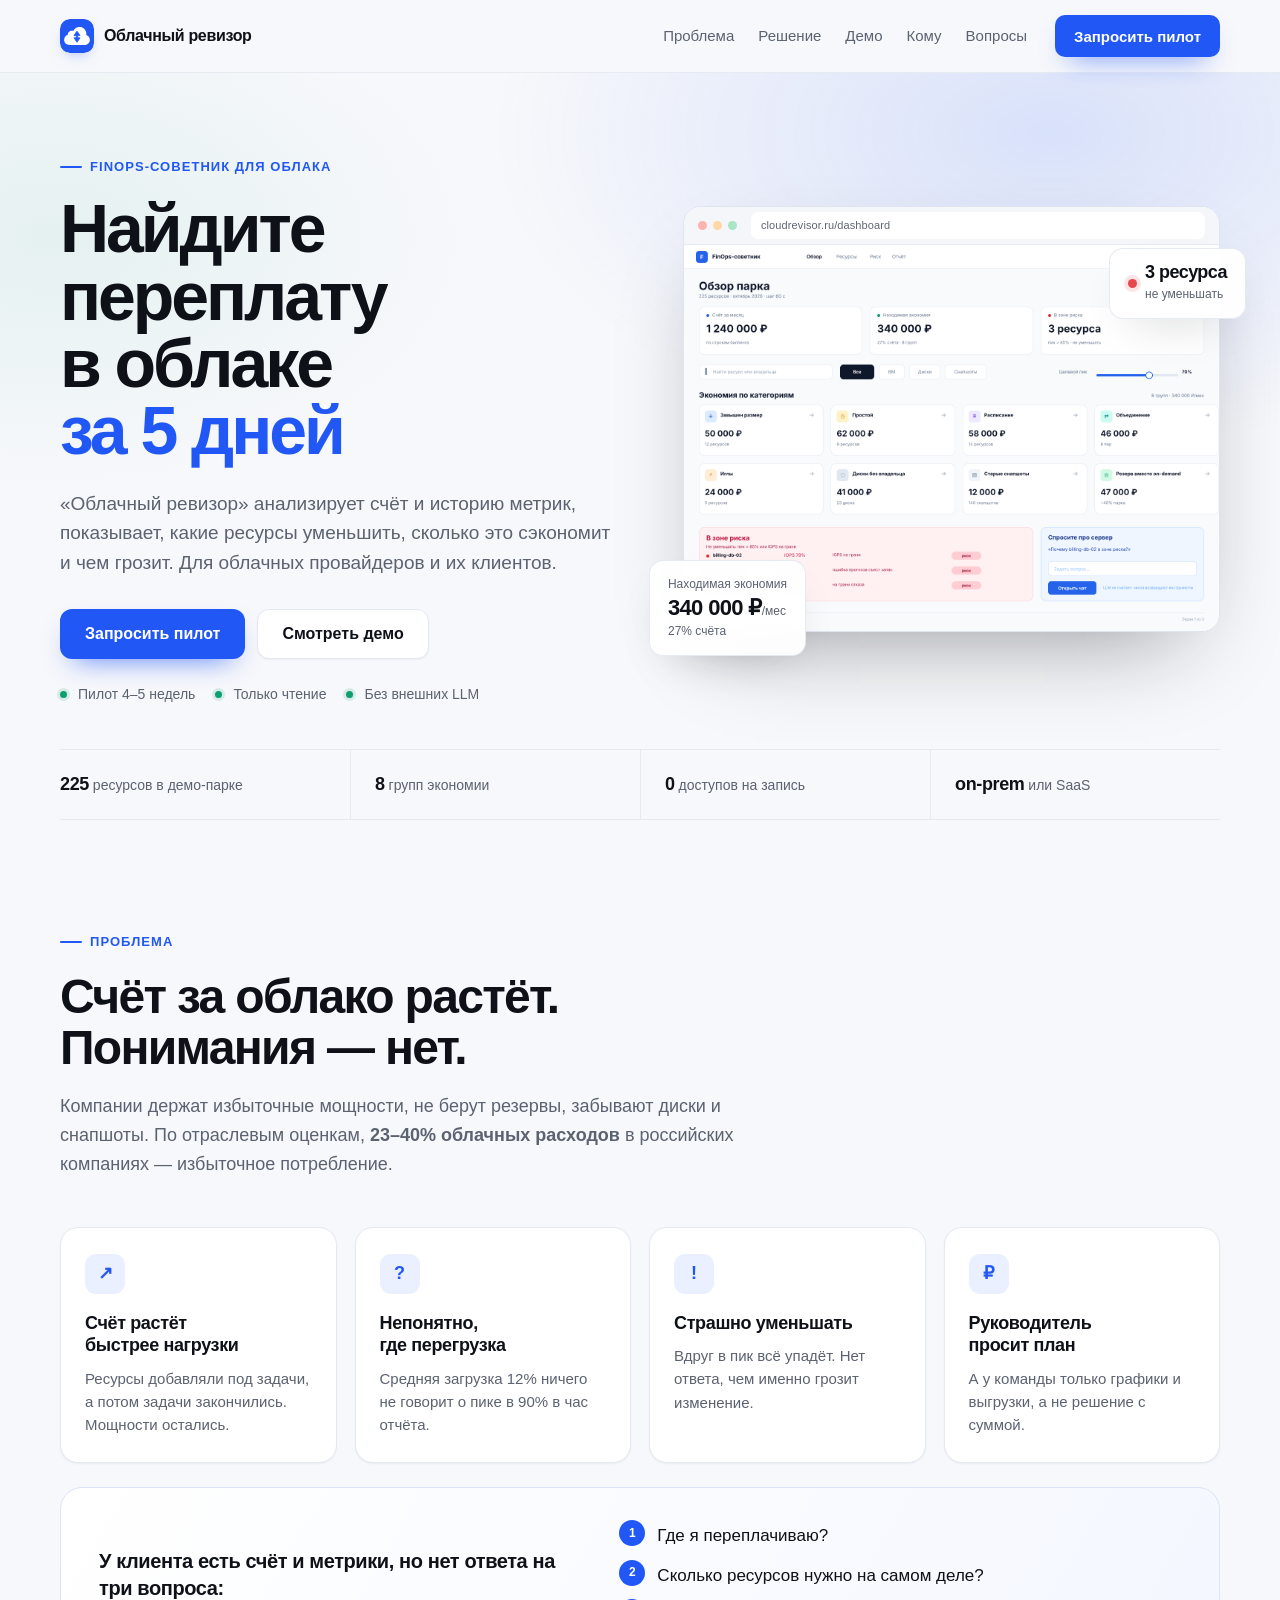
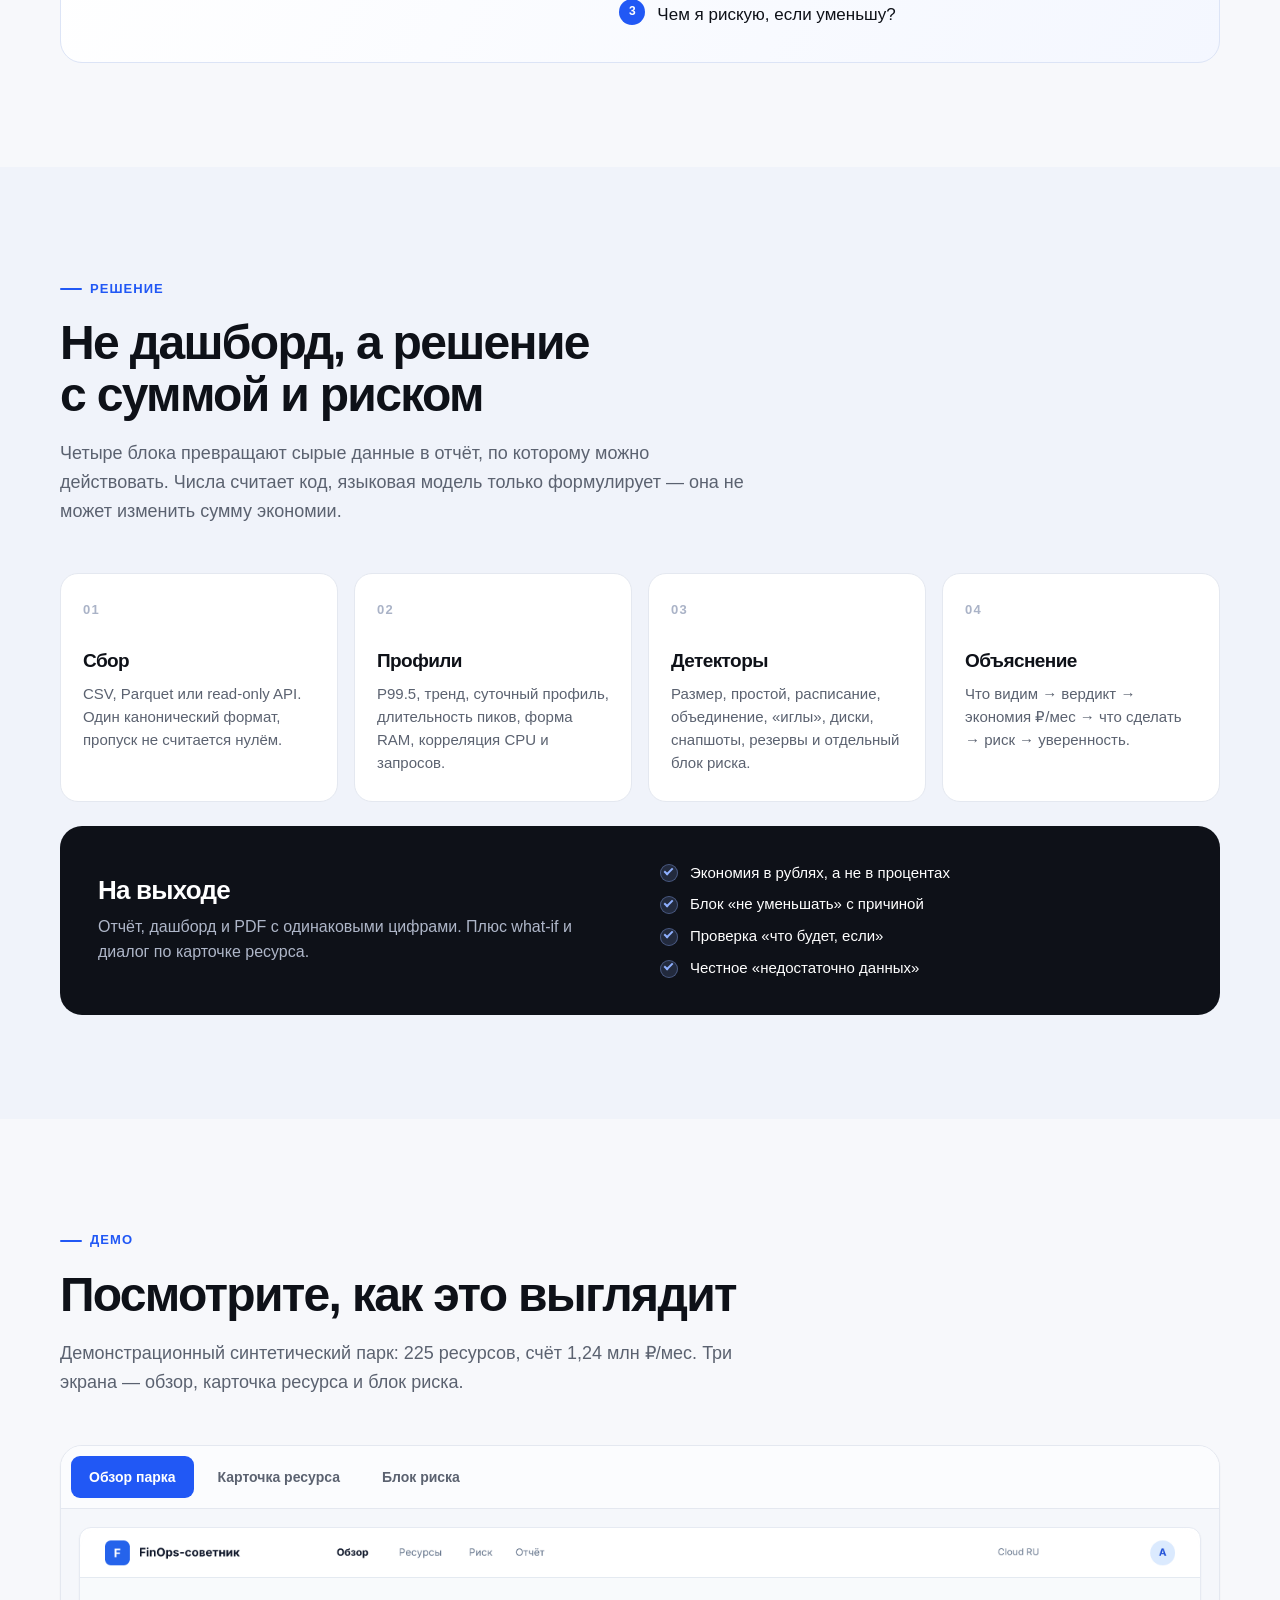
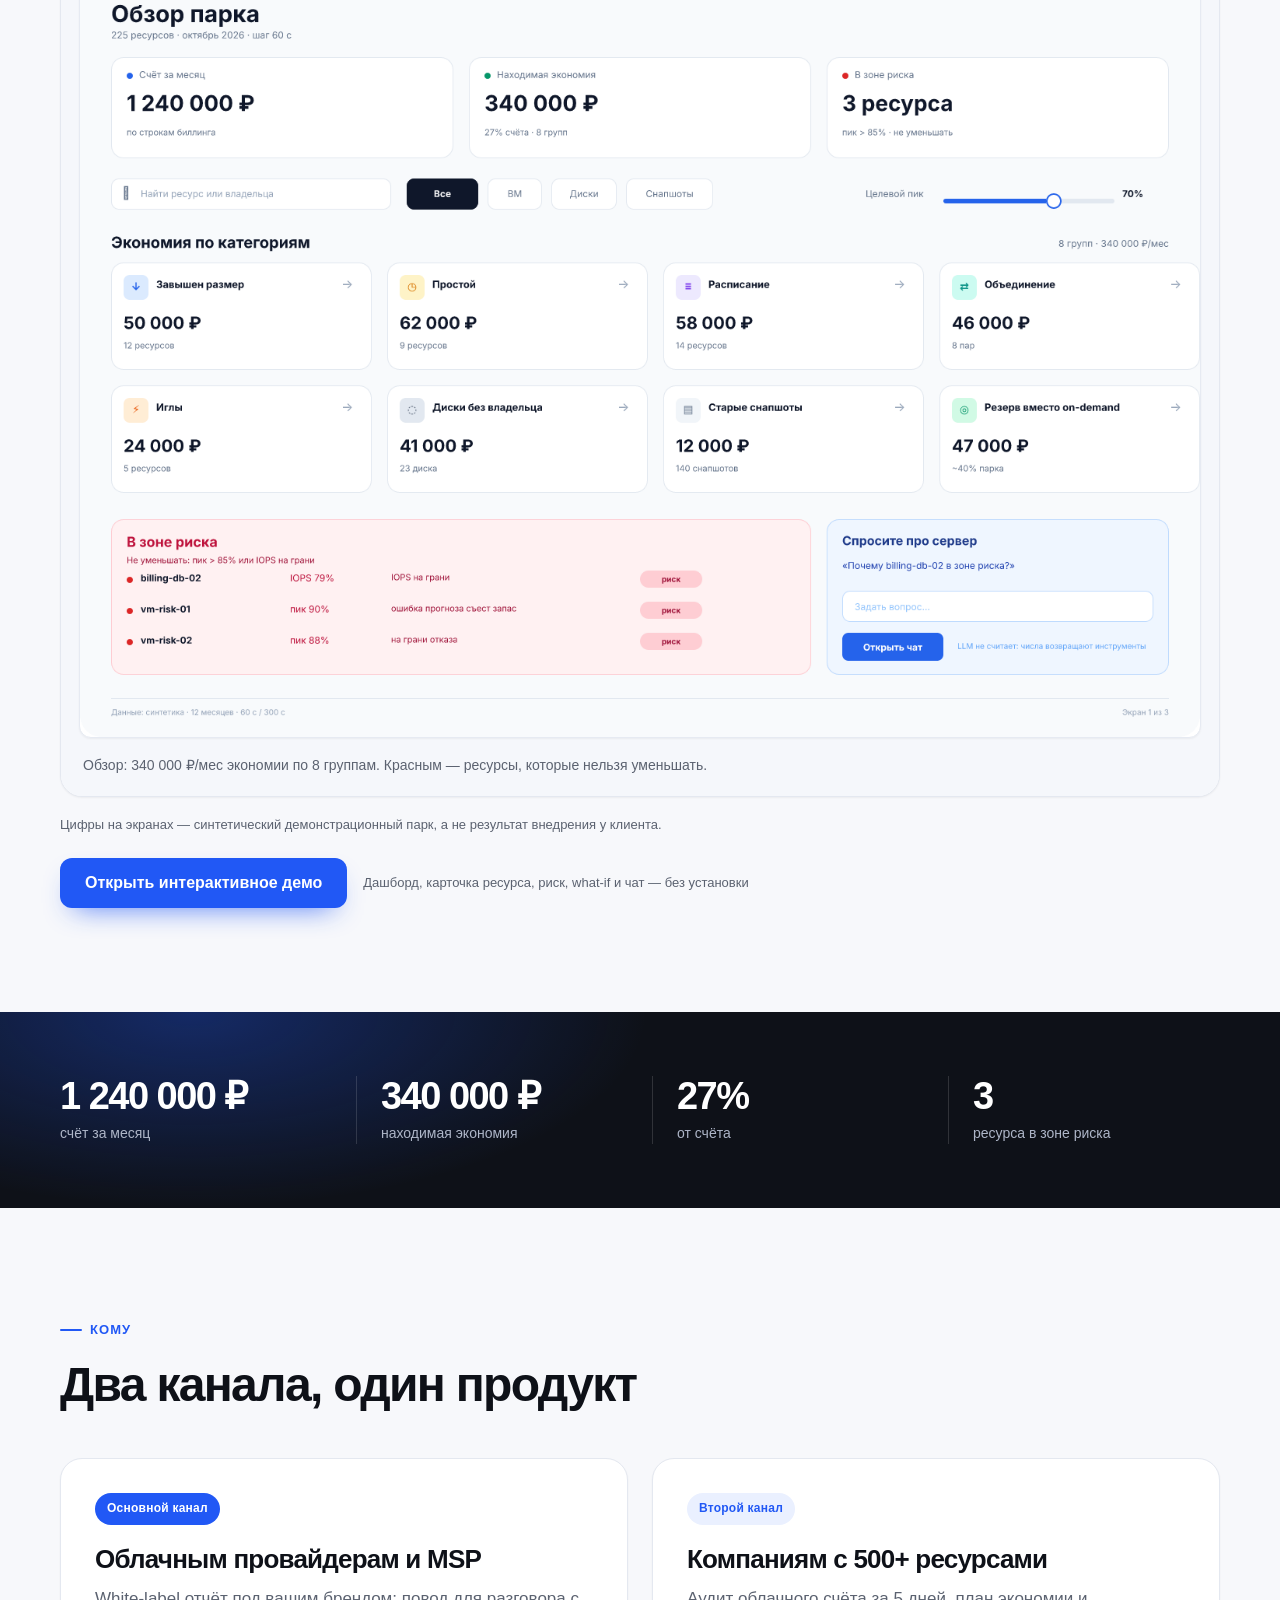
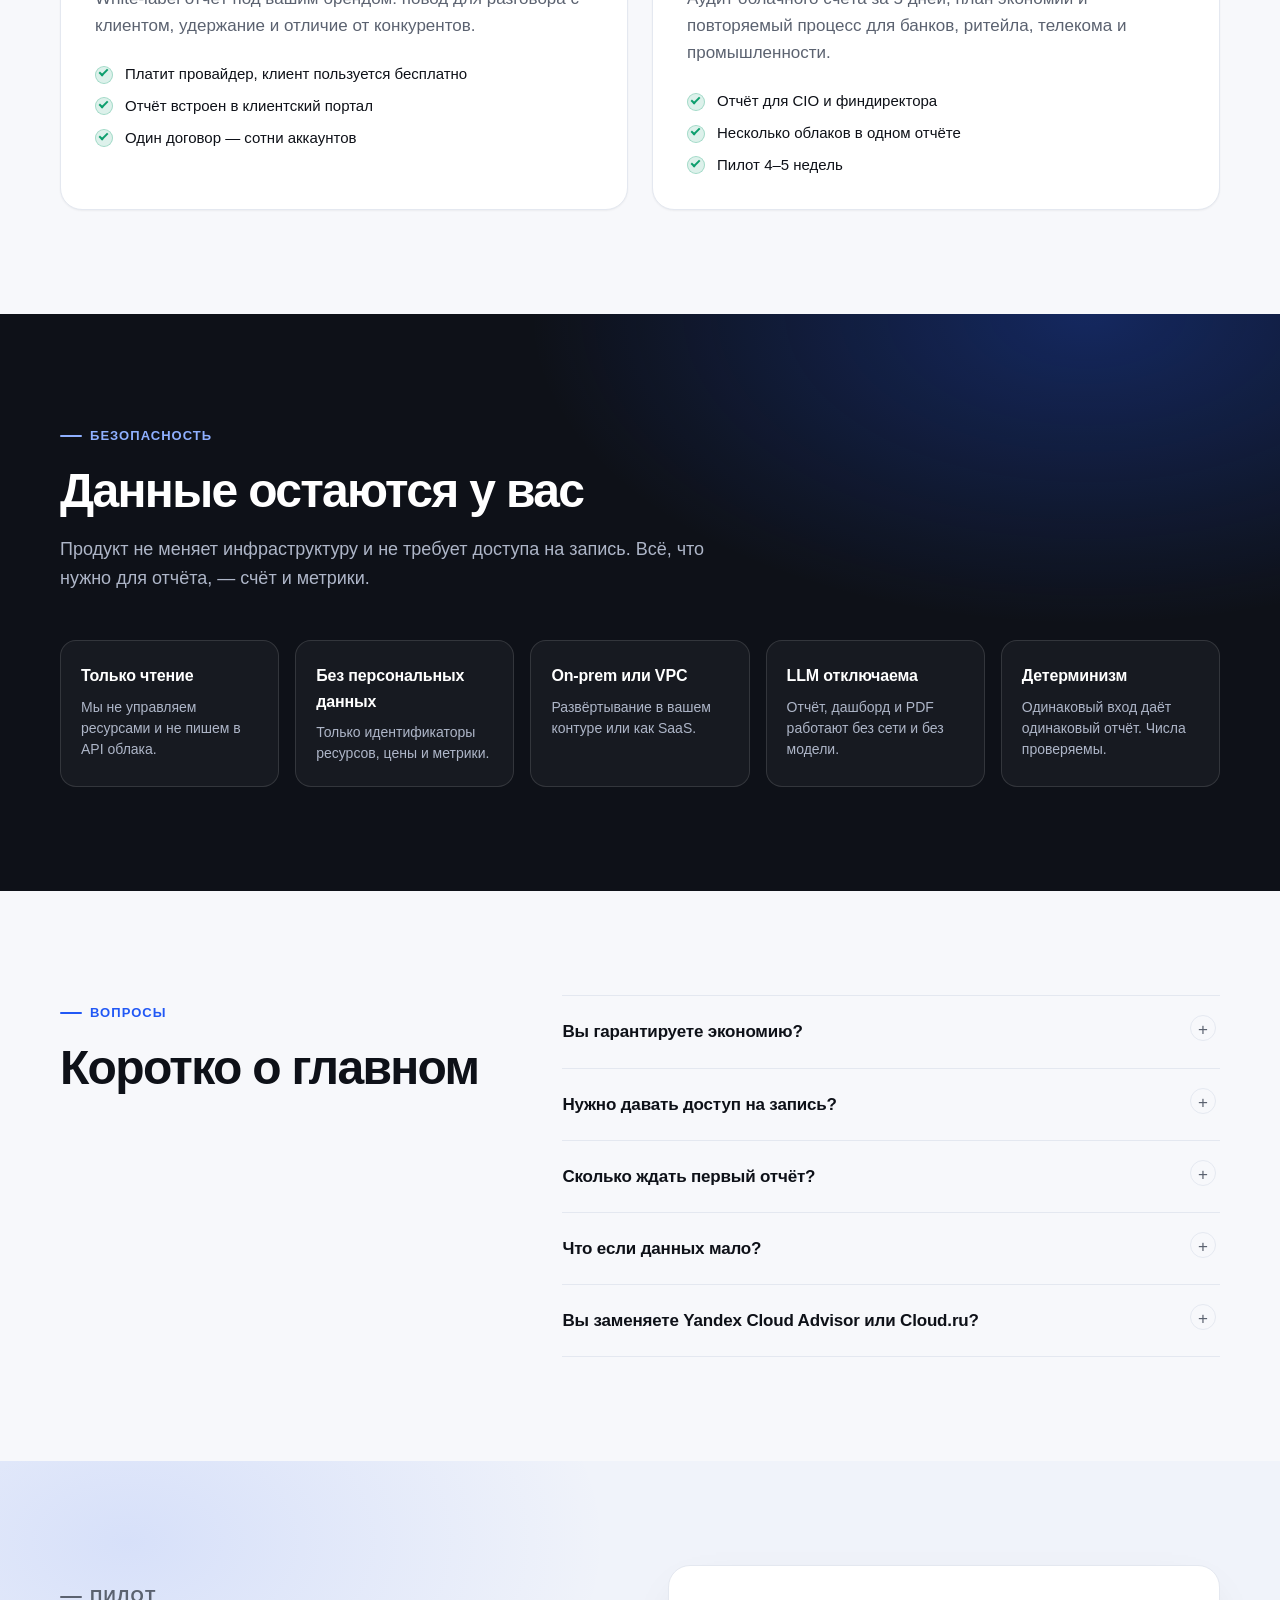
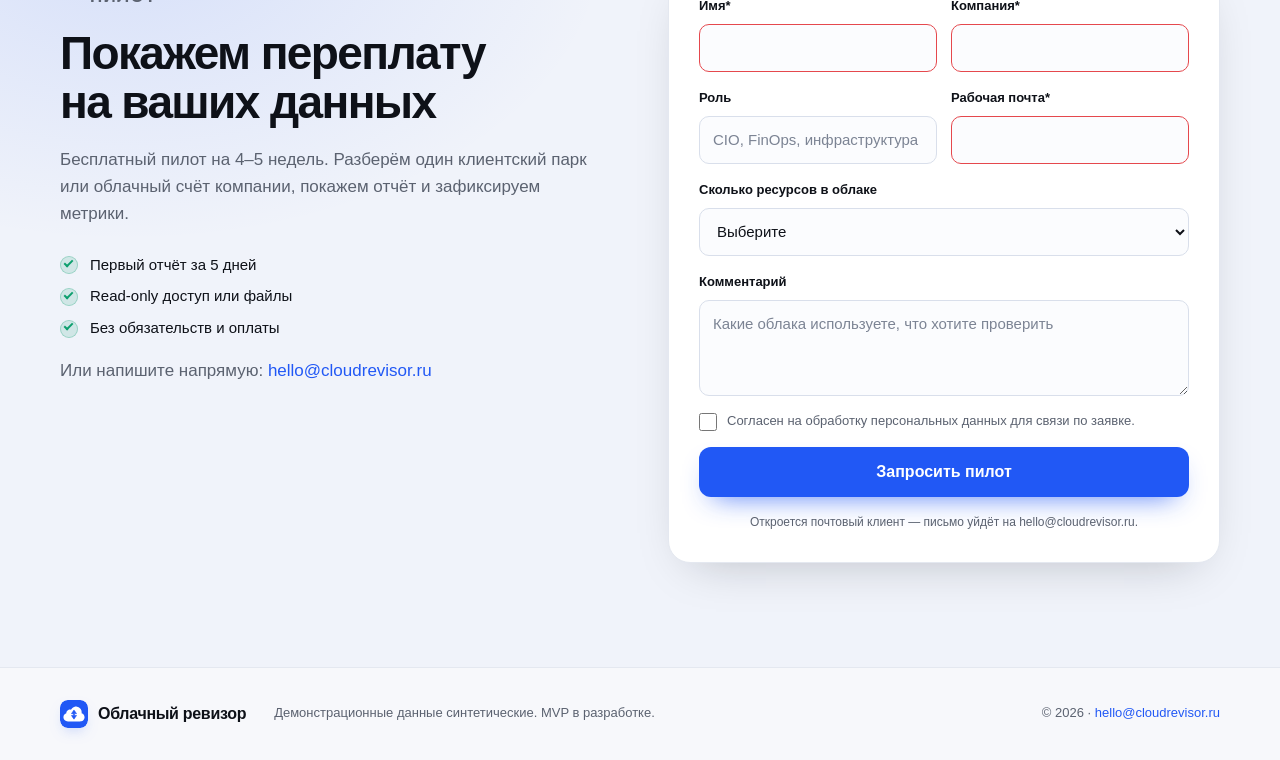
<file: index.html>
<!doctype html>
<html lang="ru">
<head>
  <meta charset="utf-8">
  <meta name="viewport" content="width=device-width, initial-scale=1">
  <title>Облачный ревизор — находим переплату в облаке за 5 дней</title>
  <meta name="description" content="FinOps-советник анализирует счёт и метрики: что уменьшить, сколько сэкономить и чем рискнуть. White-label для облачных провайдеров, аудит для компаний.">
  <meta name="theme-color" content="#2158F5">
  <meta property="og:type" content="website">
  <meta property="og:title" content="Облачный ревизор — переплата в облаке за 5 дней">
  <meta property="og:description" content="Анализируем счёт и метрики, показываем, какие ресурсы уменьшить, сколько это сэкономит и чем грозит.">
  <meta property="og:image" content="assets/dashboard.png">
  <meta property="og:locale" content="ru_RU">
  <link rel="icon" type="image/svg+xml" href="assets/favicon.svg">
  <link rel="icon" type="image/png" sizes="32x32" href="assets/logo-32.png">
  <link rel="apple-touch-icon" href="assets/logo-192.png">
  <script>document.documentElement.classList.add("js");</script>
  <link rel="stylesheet" href="styles.css">
</head>
<body>
  <a class="skip" href="#main">Перейти к содержанию</a>

  <header class="header">
    <div class="container header__inner">
      <a class="brand" href="#top" aria-label="Облачный ревизор — на главную">
        <img class="brand__mark" src="assets/logo.svg" alt="" width="34" height="34">
        <span class="brand__name">Облачный ревизор</span>
      </a>

      <nav class="nav" id="nav" aria-label="Основная навигация">
        <a href="#problem">Проблема</a>
        <a href="#solution">Решение</a>
        <a href="#demo">Демо</a>
        <a href="#who">Кому</a>
        <a href="#faq">Вопросы</a>
      </nav>

      <div class="header__actions">
        <a class="btn btn--primary btn--sm" href="#pilot">Запросить пилот</a>
        <button class="burger" type="button" aria-label="Открыть меню" aria-expanded="false" aria-controls="nav">
          <span></span><span></span><span></span>
        </button>
      </div>
    </div>
  </header>

  <main id="main">
    <section class="hero" id="top">
      <div class="container hero__grid">
        <div class="hero__copy reveal">
          <p class="eyebrow">FinOps-советник для облака</p>
          <h1>Найдите переплату в&nbsp;облаке <span class="accent">за 5 дней</span></h1>
          <p class="lead">«Облачный ревизор» анализирует счёт и историю метрик, показывает, какие ресурсы уменьшить, сколько это сэкономит и чем грозит. Для облачных провайдеров и их клиентов.</p>
          <div class="hero__actions">
            <a class="btn btn--primary" href="#pilot">Запросить пилот</a>
            <a class="btn btn--ghost" href="demo/">Смотреть демо</a>
          </div>
          <ul class="hero__meta">
            <li>Пилот 4–5 недель</li>
            <li>Только чтение</li>
            <li>Без внешних LLM</li>
          </ul>
        </div>

        <div class="hero__visual reveal">
          <div class="browser">
            <div class="browser__bar">
              <span class="browser__dots" aria-hidden="true"><i></i><i></i><i></i></span>
              <span class="browser__url">cloudrevisor.ru/dashboard</span>
            </div>
            <img src="assets/dashboard.png" alt="Дашборд: счёт 1 240 000 ₽, находимая экономия 340 000 ₽, 8 групп, 3 ресурса в зоне риска" width="1440" height="1040" fetchpriority="high">
          </div>
          <div class="float float--save" aria-hidden="true">
            <span>Находимая экономия</span>
            <strong>340 000 ₽<small>/мес</small></strong>
            <small>27% счёта</small>
          </div>
          <div class="float float--risk" aria-hidden="true">
            <span class="dot"></span>
            <strong>3 ресурса</strong>
            <small>не уменьшать</small>
          </div>
        </div>
      </div>

      <div class="container">
        <ul class="trust reveal">
          <li><strong>225</strong> ресурсов в демо-парке</li>
          <li><strong>8</strong> групп экономии</li>
          <li><strong>0</strong> доступов на запись</li>
          <li><strong>on-prem</strong> или SaaS</li>
        </ul>
      </div>
    </section>

    <section class="section" id="problem">
      <div class="container">
        <div class="section__head reveal">
          <p class="eyebrow">Проблема</p>
          <h2>Счёт за облако растёт. Понимания — нет.</h2>
          <p class="section__lead">Компании держат избыточные мощности, не берут резервы, забывают диски и снапшоты. По отраслевым оценкам, <strong>23–40% облачных расходов</strong> в российских компаниях — избыточное потребление.</p>
        </div>

        <div class="grid grid--4">
          <article class="card reveal">
            <span class="card__icon" aria-hidden="true">↗</span>
            <h3>Счёт растёт быстрее нагрузки</h3>
            <p>Ресурсы добавляли под задачи, а потом задачи закончились. Мощности остались.</p>
          </article>
          <article class="card reveal">
            <span class="card__icon" aria-hidden="true">?</span>
            <h3>Непонятно, где перегрузка</h3>
            <p>Средняя загрузка 12% ничего не говорит о пике в 90% в час отчёта.</p>
          </article>
          <article class="card reveal">
            <span class="card__icon" aria-hidden="true">!</span>
            <h3>Страшно уменьшать</h3>
            <p>Вдруг в пик всё упадёт. Нет ответа, чем именно грозит изменение.</p>
          </article>
          <article class="card reveal">
            <span class="card__icon" aria-hidden="true">₽</span>
            <h3>Руководитель просит план</h3>
            <p>А у команды только графики и выгрузки, а не решение с суммой.</p>
          </article>
        </div>

        <aside class="callout reveal">
          <p>У клиента есть счёт и метрики, но нет ответа на три вопроса:</p>
          <ol>
            <li>Где я переплачиваю?</li>
            <li>Сколько ресурсов нужно на самом деле?</li>
            <li>Чем я рискую, если уменьшу?</li>
          </ol>
        </aside>
      </div>
    </section>

    <section class="section section--tint" id="solution">
      <div class="container">
        <div class="section__head reveal">
          <p class="eyebrow">Решение</p>
          <h2>Не дашборд, а решение с суммой и риском</h2>
          <p class="section__lead">Четыре блока превращают сырые данные в отчёт, по которому можно действовать. Числа считает код, языковая модель только формулирует — она не может изменить сумму экономии.</p>
        </div>

        <ol class="flow">
          <li class="flow__item reveal">
            <span class="flow__num">01</span>
            <h3>Сбор</h3>
            <p>CSV, Parquet или read-only API. Один канонический формат, пропуск не считается нулём.</p>
          </li>
          <li class="flow__item reveal">
            <span class="flow__num">02</span>
            <h3>Профили</h3>
            <p>P99.5, тренд, суточный профиль, длительность пиков, форма RAM, корреляция CPU и запросов.</p>
          </li>
          <li class="flow__item reveal">
            <span class="flow__num">03</span>
            <h3>Детекторы</h3>
            <p>Размер, простой, расписание, объединение, «иглы», диски, снапшоты, резервы и отдельный блок риска.</p>
          </li>
          <li class="flow__item reveal">
            <span class="flow__num">04</span>
            <h3>Объяснение</h3>
            <p>Что видим → вердикт → экономия ₽/мес → что сделать → риск → уверенность.</p>
          </li>
        </ol>

        <div class="outcome reveal">
          <div>
            <h3>На выходе</h3>
            <p>Отчёт, дашборд и PDF с одинаковыми цифрами. Плюс what-if и диалог по карточке ресурса.</p>
          </div>
          <ul class="ticks">
            <li>Экономия в рублях, а не в процентах</li>
            <li>Блок «не уменьшать» с причиной</li>
            <li>Проверка «что будет, если»</li>
            <li>Честное «недостаточно данных»</li>
          </ul>
        </div>
      </div>
    </section>

    <section class="section" id="demo">
      <div class="container">
        <div class="section__head reveal">
          <p class="eyebrow">Демо</p>
          <h2>Посмотрите, как это выглядит</h2>
          <p class="section__lead">Демонстрационный синтетический парк: 225 ресурсов, счёт 1,24 млн ₽/мес. Три экрана — обзор, карточка ресурса и блок риска.</p>
        </div>

        <div class="tabs reveal">
          <div class="tabs__list" role="tablist" aria-label="Экраны демо">
            <button class="tabs__btn is-active" type="button" role="tab" aria-selected="true" aria-controls="panel-dashboard" id="tab-dashboard">Обзор парка</button>
            <button class="tabs__btn" type="button" role="tab" aria-selected="false" aria-controls="panel-card" id="tab-card" tabindex="-1">Карточка ресурса</button>
            <button class="tabs__btn" type="button" role="tab" aria-selected="false" aria-controls="panel-risk" id="tab-risk" tabindex="-1">Блок риска</button>
          </div>

          <div class="tabs__panel is-active" role="tabpanel" id="panel-dashboard" aria-labelledby="tab-dashboard">
            <img src="assets/dashboard.png" alt="Обзор парка: счёт, экономия по 8 категориям и зона риска" width="1440" height="1040">
            <p class="tabs__caption">Обзор: 340 000 ₽/мес экономии по 8 группам. Красным — ресурсы, которые нельзя уменьшать.</p>
          </div>
          <div class="tabs__panel" role="tabpanel" id="panel-card" aria-labelledby="tab-card" hidden>
            <img class="tabs__img--portrait" src="assets/resource-card.png" alt="Карточка ресурса: график загрузки, вердикт, экономия и проверка" width="720" height="1040">
            <p class="tabs__caption">Карточка: почему ресурс можно уменьшить, сколько это даст и что проверить перед изменением.</p>
          </div>
          <div class="tabs__panel" role="tabpanel" id="panel-risk" aria-labelledby="tab-risk" hidden>
            <img class="tabs__img--portrait" src="assets/risk.png" alt="Блок риска: три ресурса, которые нельзя уменьшать, с причинами" width="720" height="520">
            <p class="tabs__caption">Блок риска: три ресурса, которые трогать нельзя, и причина для каждого.</p>
          </div>
        </div>

        <p class="note reveal">Цифры на экранах — синтетический демонстрационный парк, а не результат внедрения у клиента.</p>

        <div class="demo-cta reveal">
          <a class="btn btn--primary" href="demo/">Открыть интерактивное демо</a>
          <span>Дашборд, карточка ресурса, риск, what-if и чат — без установки</span>
        </div>
      </div>
    </section>

    <section class="stats" aria-label="Ключевые цифры демо-парка">
      <div class="container stats__grid">
        <div class="stat reveal"><strong>1 240 000 ₽</strong><span>счёт за месяц</span></div>
        <div class="stat reveal"><strong>340 000 ₽</strong><span>находимая экономия</span></div>
        <div class="stat reveal"><strong>27%</strong><span>от счёта</span></div>
        <div class="stat reveal"><strong>3</strong><span>ресурса в зоне риска</span></div>
      </div>
    </section>

    <section class="section" id="who">
      <div class="container">
        <div class="section__head reveal">
          <p class="eyebrow">Кому</p>
          <h2>Два канала, один продукт</h2>
        </div>

        <div class="grid grid--2">
          <article class="audience reveal">
            <span class="badge">Основной канал</span>
            <h3>Облачным провайдерам и MSP</h3>
            <p>White-label отчёт под вашим брендом: повод для разговора с клиентом, удержание и отличие от конкурентов.</p>
            <ul class="ticks">
              <li>Платит провайдер, клиент пользуется бесплатно</li>
              <li>Отчёт встроен в клиентский портал</li>
              <li>Один договор — сотни аккаунтов</li>
            </ul>
          </article>
          <article class="audience reveal">
            <span class="badge badge--soft">Второй канал</span>
            <h3>Компаниям с 500+ ресурсами</h3>
            <p>Аудит облачного счёта за 5 дней, план экономии и повторяемый процесс для банков, ритейла, телекома и промышленности.</p>
            <ul class="ticks">
              <li>Отчёт для CIO и финдиректора</li>
              <li>Несколько облаков в одном отчёте</li>
              <li>Пилот 4–5 недель</li>
            </ul>
          </article>
        </div>
      </div>
    </section>

    <section class="section section--dark" id="security">
      <div class="container">
        <div class="section__head reveal">
          <p class="eyebrow eyebrow--light">Безопасность</p>
          <h2>Данные остаются у вас</h2>
          <p class="section__lead">Продукт не меняет инфраструктуру и не требует доступа на запись. Всё, что нужно для отчёта, — счёт и метрики.</p>
        </div>
        <ul class="security">
          <li class="reveal"><strong>Только чтение</strong><span>Мы не управляем ресурсами и не пишем в API облака.</span></li>
          <li class="reveal"><strong>Без персональных данных</strong><span>Только идентификаторы ресурсов, цены и метрики.</span></li>
          <li class="reveal"><strong>On-prem или VPC</strong><span>Развёртывание в вашем контуре или как SaaS.</span></li>
          <li class="reveal"><strong>LLM отключаема</strong><span>Отчёт, дашборд и PDF работают без сети и без модели.</span></li>
          <li class="reveal"><strong>Детерминизм</strong><span>Одинаковый вход даёт одинаковый отчёт. Числа проверяемы.</span></li>
        </ul>
      </div>
    </section>

    <section class="section" id="faq">
      <div class="container faq">
        <div class="section__head reveal">
          <p class="eyebrow">Вопросы</p>
          <h2>Коротко о главном</h2>
        </div>
        <div class="faq__list">
          <details class="reveal">
            <summary>Вы гарантируете экономию?</summary>
            <p>Нет. Мы находим и обосновываем экономию, а решение и внедрение остаются за вами. На пилоте фиксируем, сколько рекомендаций реально внедрено.</p>
          </details>
          <details class="reveal">
            <summary>Нужно давать доступ на запись?</summary>
            <p>Нет. Минимальный пакет — счёт за 3+ месяца, CPU и RAM с шагом 5 минут за 30 дней, цены и часовой пояс. Доступ только на чтение.</p>
          </details>
          <details class="reveal">
            <summary>Сколько ждать первый отчёт?</summary>
            <p>5 рабочих дней после получения данных. Пилот с проверкой рекомендаций — 4–5 недель.</p>
          </details>
          <details class="reveal">
            <summary>Что если данных мало?</summary>
            <p>Система честно скажет «недостаточно данных» и запросит конкретные срезы. Пустой отчёт с красивыми цифрами мы не выдаём.</p>
          </details>
          <details class="reveal">
            <summary>Вы заменяете Yandex Cloud Advisor или Cloud.ru?</summary>
            <p>Нет. Мы работаем поверх нативных инструментов, умеем несколько облаков и отдаём провайдеру white-label слой решений.</p>
          </details>
        </div>
      </div>
    </section>

    <section class="section section--cta" id="pilot">
      <div class="container cta">
        <div class="cta__copy reveal">
          <p class="eyebrow">Пилот</p>
          <h2>Покажем переплату на ваших данных</h2>
          <p>Бесплатный пилот на 4–5 недель. Разберём один клиентский парк или облачный счёт компании, покажем отчёт и зафиксируем метрики.</p>
          <ul class="ticks">
            <li>Первый отчёт за 5 дней</li>
            <li>Read-only доступ или файлы</li>
            <li>Без обязательств и оплаты</li>
          </ul>
          <p class="cta__direct">Или напишите напрямую: <a href="mailto:hello@cloudrevisor.ru">hello@cloudrevisor.ru</a></p>
        </div>

        <form class="form reveal" id="pilot-form" novalidate>
          <div class="form__row">
            <label class="field">
              <span>Имя*</span>
              <input type="text" name="name" autocomplete="name" required>
            </label>
            <label class="field">
              <span>Компания*</span>
              <input type="text" name="company" autocomplete="organization" required>
            </label>
          </div>
          <div class="form__row">
            <label class="field">
              <span>Роль</span>
              <input type="text" name="role" autocomplete="organization-title" placeholder="CIO, FinOps, инфраструктура">
            </label>
            <label class="field">
              <span>Рабочая почта*</span>
              <input type="email" name="email" autocomplete="email" required>
            </label>
          </div>
          <label class="field">
            <span>Сколько ресурсов в облаке</span>
            <select name="resources">
              <option value="">Выберите</option>
              <option>до 100</option>
              <option>100–500</option>
              <option>500–2000</option>
              <option>2000+</option>
            </select>
          </label>
          <label class="field">
            <span>Комментарий</span>
            <textarea name="comment" rows="3" placeholder="Какие облака используете, что хотите проверить"></textarea>
          </label>
          <label class="consent">
            <input type="checkbox" name="consent" required>
            <span>Согласен на обработку персональных данных для связи по заявке.</span>
          </label>
          <button class="btn btn--primary btn--wide" type="submit">Запросить пилот</button>
          <p class="form__note" id="form-note" role="status">Откроется почтовый клиент — письмо уйдёт на hello@cloudrevisor.ru.</p>
        </form>
      </div>
    </section>
  </main>

  <footer class="footer">
    <div class="container footer__inner">
      <a class="brand brand--footer" href="#top">
        <img class="brand__mark" src="assets/logo.svg" alt="" width="28" height="28">
        <span class="brand__name">Облачный ревизор</span>
      </a>
      <p class="footer__note">Демонстрационные данные синтетические. MVP в разработке.</p>
      <p class="footer__copy">© 2026 · <a href="mailto:hello@cloudrevisor.ru">hello@cloudrevisor.ru</a></p>
    </div>
  </footer>

  <script src="app.js" defer></script>
</body>
</html>
</file>
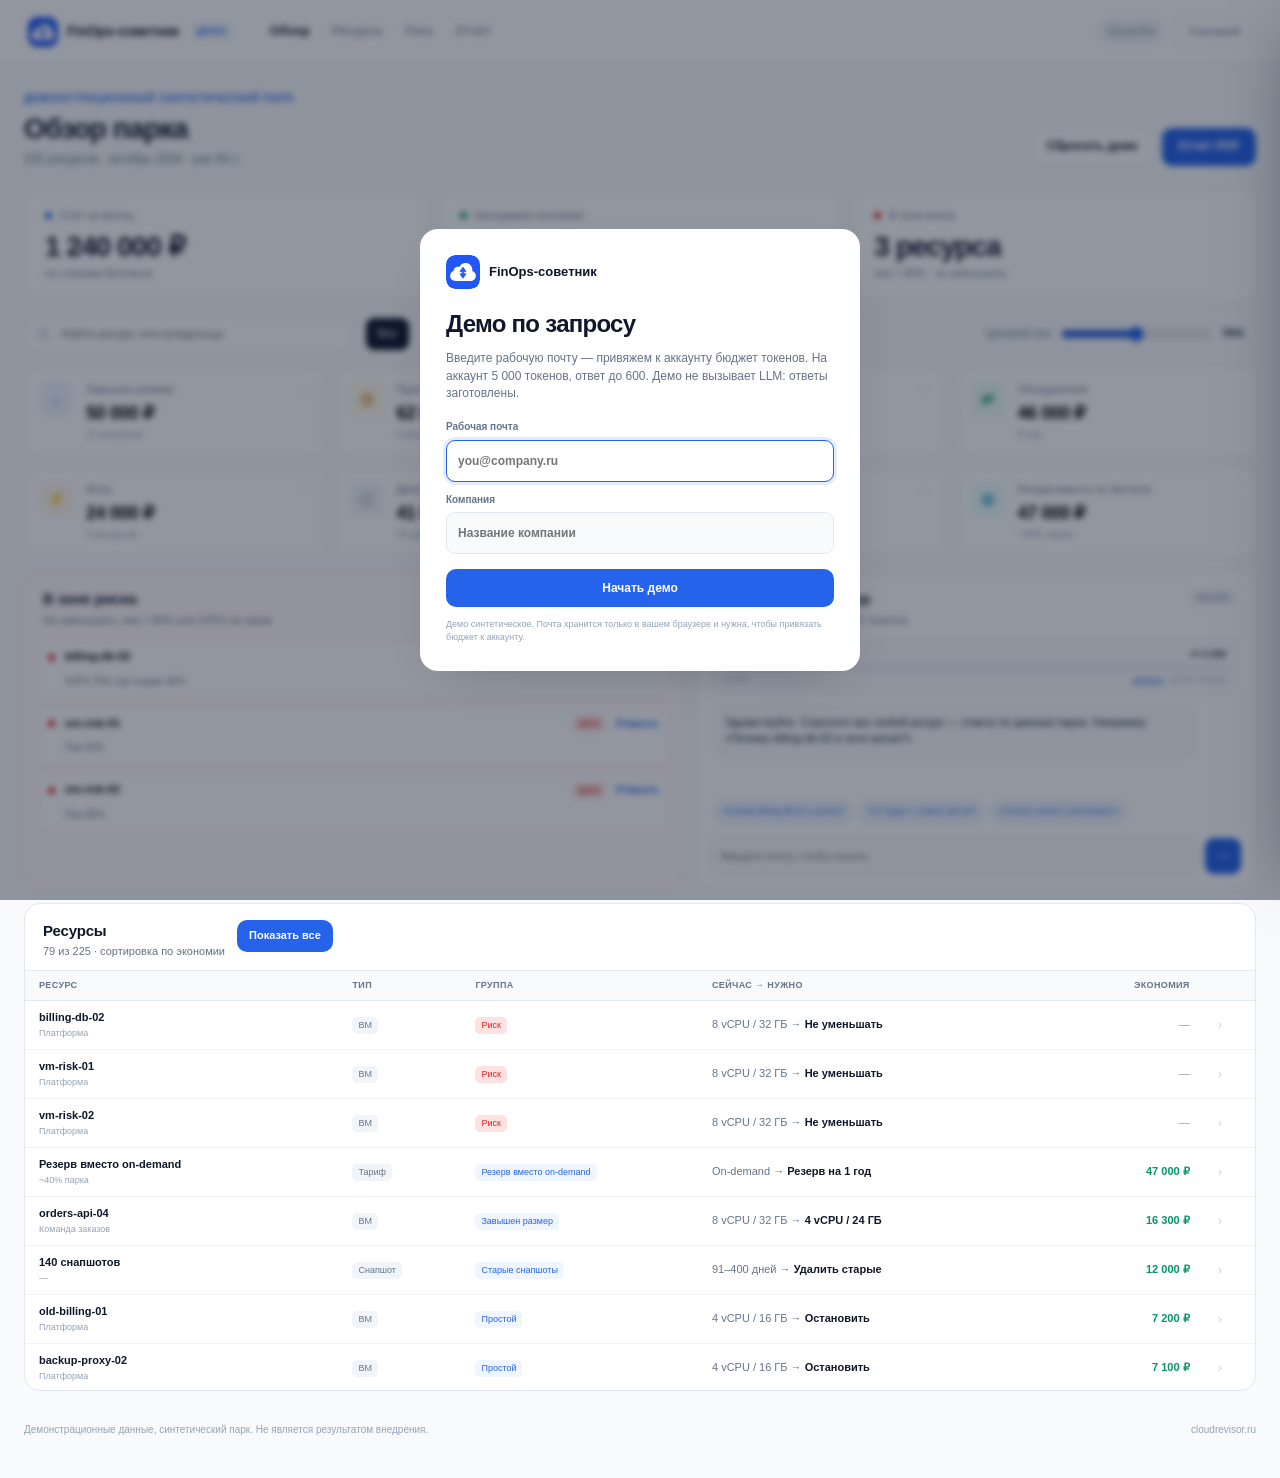
<file: demo/index.html>
<!doctype html>
<html lang="ru">
<head>
  <meta charset="utf-8">
  <meta name="viewport" content="width=device-width, initial-scale=1">
  <title>Облачный ревизор — демо</title>
  <meta name="description" content="Кликабельный демо-стенд FinOps-советника: счёт, экономия, риск, what-if и чат по числам.">
  <link rel="icon" type="image/svg+xml" href="assets/logo.svg">
  <link rel="stylesheet" href="styles.css">
</head>
<body>
  <header class="topbar">
    <a class="brand" href="#" aria-label="Облачный ревизор — демо">
      <img src="assets/logo.svg" alt="" width="32" height="32">
      <span class="brand__name">FinOps-советник</span>
      <span class="demo-badge">ДЕМО</span>
    </a>
    <nav class="nav" aria-label="Разделы демо">
      <a href="#top" class="is-active">Обзор</a>
      <a href="#resourcesPanel">Ресурсы</a>
      <a href="#riskPanel">Риск</a>
      <button type="button" id="navReport">Отчёт</button>
    </nav>
    <div class="topbar__right">
      <span class="account">Cloud RU</span>
      <button class="icon-btn" type="button" id="scenarioBtn" title="Сценарий демо">Сценарий</button>
    </div>
  </header>

  <main class="page" id="top">
    <section class="page-head">
      <div>
        <p class="eyebrow">Демонстрационный синтетический парк</p>
        <h1>Обзор парка</h1>
        <p class="page-sub"><span id="metaResources">225</span> ресурсов · <span id="metaPeriod">октябрь 2026</span> · шаг <span id="metaStep">60 с</span></p>
      </div>
      <div class="page-actions">
        <button class="btn btn--ghost" type="button" id="resetBtn">Сбросить демо</button>
        <button class="btn btn--primary" type="button" id="reportBtn">Отчёт PDF</button>
      </div>
    </section>

    <section class="summary-grid" aria-label="Сводка">
      <article class="summary-card">
        <div class="summary-card__label"><span class="dot dot--blue"></span>Счёт за месяц</div>
        <div class="summary-card__value" id="billValue">1 240 000 ₽</div>
        <div class="summary-card__sub">по строкам биллинга</div>
      </article>
      <article class="summary-card">
        <div class="summary-card__label"><span class="dot dot--green"></span>Находимая экономия</div>
        <div class="summary-card__value" id="savingsValue">340 000 ₽</div>
        <div class="summary-card__sub" id="savingsSub">27% счёта · 8 групп</div>
      </article>
      <article class="summary-card">
        <div class="summary-card__label"><span class="dot dot--red"></span>В зоне риска</div>
        <div class="summary-card__value" id="riskValue">3 ресурса</div>
        <div class="summary-card__sub">пик &gt; 85% · не уменьшать</div>
      </article>
    </section>

    <section class="toolbar" aria-label="Фильтры">
      <label class="search">
        <svg width="16" height="16" viewBox="0 0 24 24" fill="none" aria-hidden="true"><circle cx="11" cy="11" r="7" stroke="currentColor" stroke-width="2"/><path d="m16 16 4 4" stroke="currentColor" stroke-width="2" stroke-linecap="round"/></svg>
        <input type="search" id="searchInput" placeholder="Найти ресурс или владельца" autocomplete="off">
      </label>
      <div class="chips" id="typeChips" role="group" aria-label="Тип ресурса">
        <button type="button" class="chip is-active" data-type="all">Все</button>
        <button type="button" class="chip" data-type="ВМ">ВМ</button>
        <button type="button" class="chip" data-type="Диск">Диски</button>
        <button type="button" class="chip" data-type="Снапшот">Снапшоты</button>
      </div>
      <div class="peak">
        <label for="peakRange">Целевой пик</label>
        <input type="range" id="peakRange" min="60" max="80" step="1" value="70">
        <output id="peakValue" for="peakRange">70%</output>
      </div>
    </section>

    <section class="category-grid" id="categoryGrid" aria-label="Группы экономии"></section>

    <section class="lower-grid">
      <article class="panel risk-panel" id="riskPanel">
        <div class="panel__head">
          <div>
            <h2>В зоне риска</h2>
            <p>Не уменьшать: пик &gt; 85% или IOPS на грани</p>
          </div>
          <span class="pill pill--red" id="riskCount">3</span>
        </div>
        <div class="risk-list" id="riskList"></div>
      </article>

      <article class="panel chat-panel" id="chatPanel">
        <div class="panel__head">
          <div>
            <h2>Спросите про сервер</h2>
            <p>LLM не считает · лимит 5 000 токенов</p>
          </div>
          <span class="llm-badge">офлайн</span>
        </div>
        <div class="token-meter" id="tokenMeter">
          <div class="token-meter__top"><span>Аккаунт: <b id="tokenAccount">—</b></span><b id="tokenUsage">0 / 5 000</b></div>
          <div class="token-meter__bar"><span id="tokenBar"></span></div>
          <div class="token-meter__foot"><span id="tokenCost">0,00 ₽</span><span><button class="link-btn" type="button" id="switchAccount">сменить</button> · до 600 токенов</span></div>
        </div>
        <div class="chat-log" id="chatLog" aria-live="polite"></div>
        <div class="chat-suggestions" id="chatSuggestions"></div>
        <form class="chat-form" id="chatForm">
          <input type="text" id="chatInput" placeholder="Задать вопрос..." autocomplete="off" aria-label="Вопрос по данным">
          <button type="submit" aria-label="Отправить">→</button>
        </form>
      </article>
    </section>

    <section class="panel resources-panel" id="resourcesPanel">
      <div class="panel__head">
        <div>
          <h2 id="resourcesTitle">Ресурсы</h2>
          <p id="resourcesSub">Показаны ресурсы с рекомендациями и риском</p>
        </div>
        <button class="btn btn--small" type="button" id="clearFilter">Показать все</button>
      </div>
      <div class="table-wrap">
        <table class="resource-table">
          <thead>
            <tr>
              <th>Ресурс</th>
              <th>Тип</th>
              <th>Группа</th>
              <th>Сейчас → нужно</th>
              <th class="num">Экономия</th>
              <th></th>
            </tr>
          </thead>
          <tbody id="resourceRows"></tbody>
        </table>
      </div>
      <div class="table-empty" id="tableEmpty" hidden>Ничего не найдено. Попробуйте другой запрос.</div>
    </section>

    <footer class="page-foot">
      <span>Демонстрационные данные, синтетический парк. Не является результатом внедрения.</span>
      <span>cloudrevisor.ru</span>
    </footer>
  </main>

  <div class="drawer-backdrop" id="drawerBackdrop" hidden></div>
  <aside class="drawer" id="drawer" aria-hidden="true" aria-label="Карточка ресурса"></aside>

  <div class="modal-backdrop" id="reportModal" hidden>
    <div class="report" role="dialog" aria-modal="true" aria-labelledby="reportTitle">
      <div class="report__bar">
        <span id="reportTitle">Отчёт для руководителя</span>
        <div>
          <button class="btn btn--small" type="button" id="printReport">Печать / PDF</button>
          <button class="btn btn--small btn--ghost" type="button" data-close="reportModal">Закрыть</button>
        </div>
      </div>
      <div class="report__body" id="reportBody"></div>
    </div>
  </div>

  <div class="modal-backdrop" id="accountModal" hidden>
    <div class="account-gate" role="dialog" aria-modal="true" aria-labelledby="accountTitle">
      <div class="account-gate__brand">
        <img src="assets/logo.svg" alt="" width="34" height="34">
        <span>FinOps-советник</span>
      </div>
      <h2 id="accountTitle">Демо по запросу</h2>
      <p>Введите рабочую почту — привяжем к аккаунту бюджет токенов. На аккаунт 5 000 токенов, ответ до 600. Демо не вызывает LLM: ответы заготовлены.</p>
      <form id="accountForm">
        <label>Рабочая почта<input type="email" id="accountEmail" required placeholder="you@company.ru" autocomplete="email"></label>
        <label>Компания<input type="text" id="accountCompany" placeholder="Название компании" autocomplete="organization"></label>
        <button class="btn btn--primary" type="submit">Начать демо</button>
        <p class="account-gate__note">Демо синтетическое. Почта хранится только в вашем браузере и нужна, чтобы привязать бюджет к аккаунту.</p>
      </form>
    </div>
  </div>

  <div class="modal-backdrop" id="scenarioModal" hidden>
    <div class="scenario" role="dialog" aria-modal="true" aria-labelledby="scenarioTitle">
      <div class="report__bar">
        <span id="scenarioTitle">Сценарий демо · 3 минуты</span>
        <button class="btn btn--small btn--ghost" type="button" data-close="scenarioModal">Закрыть</button>
      </div>
      <div class="scenario__body">
        <ol class="scenario-list">
          <li><b>0:00–0:15</b><span>Дашборд. «Счёт 1 240 000 ₽, 340 тысяч из них — переплата».</span></li>
          <li><b>0:15–0:45</b><span>«Завышен размер» → <code>orders-api-04</code>. Экономия 16 300 ₽/мес.</span></li>
          <li><b>0:45–1:05</b><span>«Прогнать историю»: 0 переполнений, запас 18%.</span></li>
          <li><b>1:05–1:30</b><span>«Объединение»: две ВМ не работают одновременно.</span></li>
          <li><b>1:30–1:50</b><span>Блок риска: <code>billing-db-02</code>, <code>vm-risk-01/02</code>.</span></li>
          <li><b>1:50–2:15</b><span>Ползунок 70 → 80%: экономия растёт, риск тоже.</span></li>
          <li><b>2:15–2:35</b><span>Чат: «Почему billing-db-02 в риске?»</span></li>
          <li><b>2:35–3:00</b><span>PDF и итог: 225 ресурсов, 340 тыс., 3 риска.</span></li>
        </ol>
        <p class="scenario-note">Демо-чат ограничен 5 000 токенов на аккаунт; ответ — до 600. «Сбросить демо» не обнуляет бюджет аккаунта.</p>
        <button class="btn btn--primary" type="button" id="startScenario">Начать с начала</button>
      </div>
    </div>
  </div>

  <script src="data.js"></script>
  <script src="app.js"></script>
</body>
</html>
</file>
<file: styles.css>
:root {
  --blue: #2158f5;
  --blue-2: #1743c4;
  --blue-soft: #eaf0ff;
  --ink: #0e1118;
  --muted: #5b6270;
  --line: #e4e8f0;
  --bg: #f7f8fb;
  --surface: #ffffff;
  --green: #0e9f6e;
  --red: #e5484d;
  --amber: #f5a524;
  --radius: 18px;
  --shadow-sm: 0 1px 2px rgba(14, 17, 24, 0.05);
  --shadow: 0 18px 48px -24px rgba(14, 17, 24, 0.28);
  --shadow-lg: 0 40px 90px -40px rgba(14, 17, 24, 0.45);
  --container: 1160px;
}

*,
*::before,
*::after {
  box-sizing: border-box;
}

html {
  scroll-behavior: smooth;
  scroll-padding-top: 92px;
}

body {
  margin: 0;
  background: var(--bg);
  color: var(--ink);
  font-family: "Inter", -apple-system, BlinkMacSystemFont, "Segoe UI", Roboto, "Helvetica Neue", Arial, sans-serif;
  font-size: 17px;
  line-height: 1.6;
  -webkit-font-smoothing: antialiased;
  text-rendering: optimizeLegibility;
}

img {
  max-width: 100%;
  height: auto;
  display: block;
}

a {
  color: var(--blue);
  text-decoration: none;
}

a:hover {
  text-decoration: underline;
}

h1,
h2,
h3 {
  margin: 0;
  font-weight: 700;
  letter-spacing: -0.03em;
  line-height: 1.08;
  text-wrap: balance;
}

p {
  margin: 0;
}

ul,
ol {
  margin: 0;
  padding: 0;
  list-style: none;
}

.container {
  width: min(var(--container), calc(100% - 48px));
  margin-inline: auto;
}

.skip {
  position: absolute;
  left: -9999px;
  top: 12px;
  z-index: 100;
  padding: 10px 16px;
  background: var(--ink);
  color: #fff;
  border-radius: 10px;
}

.skip:focus {
  left: 12px;
}

/* Header */

.header {
  position: sticky;
  top: 0;
  z-index: 50;
  background: rgba(247, 248, 251, 0.82);
  border-bottom: 1px solid rgba(228, 232, 240, 0.9);
  backdrop-filter: blur(14px);
  -webkit-backdrop-filter: blur(14px);
}

.header__inner {
  display: flex;
  align-items: center;
  gap: 28px;
  min-height: 72px;
}

.header.is-scrolled {
  background: rgba(247, 248, 251, 0.96);
  box-shadow: 0 10px 30px -26px rgba(14, 17, 24, 0.5);
}

.brand {
  display: inline-flex;
  align-items: center;
  gap: 10px;
  color: var(--ink);
  font-weight: 700;
  letter-spacing: -0.02em;
  white-space: nowrap;
}

.brand:hover {
  text-decoration: none;
}

.brand__mark {
  width: 34px;
  height: 34px;
  border-radius: 10px;
  object-fit: contain;
  flex: 0 0 auto;
  box-shadow: 0 6px 16px -8px rgba(33, 88, 245, 0.6);
}

.brand__name {
  font-size: 16px;
}

.nav {
  display: flex;
  align-items: center;
  gap: 24px;
  margin-left: auto;
  font-size: 15px;
}

.nav a {
  color: var(--muted);
  font-weight: 500;
}

.nav a:hover {
  color: var(--ink);
  text-decoration: none;
}

.header__actions {
  display: flex;
  align-items: center;
  gap: 12px;
}

.burger {
  display: none;
  width: 42px;
  height: 42px;
  padding: 11px 10px;
  border: 1px solid var(--line);
  border-radius: 11px;
  background: var(--surface);
  cursor: pointer;
}

.burger span {
  display: block;
  height: 2px;
  margin: 4px 0;
  background: var(--ink);
  border-radius: 2px;
  transition: transform 0.2s ease, opacity 0.2s ease;
}

.burger[aria-expanded="true"] span:nth-child(1) {
  transform: translateY(6px) rotate(45deg);
}

.burger[aria-expanded="true"] span:nth-child(2) {
  opacity: 0;
}

.burger[aria-expanded="true"] span:nth-child(3) {
  transform: translateY(-6px) rotate(-45deg);
}

/* Buttons */

.btn {
  display: inline-flex;
  align-items: center;
  justify-content: center;
  gap: 8px;
  min-height: 50px;
  padding: 0 24px;
  border: 1px solid transparent;
  border-radius: 12px;
  font: inherit;
  font-weight: 600;
  font-size: 16px;
  line-height: 1;
  cursor: pointer;
  transition: transform 0.15s ease, background 0.15s ease, box-shadow 0.15s ease, border-color 0.15s ease;
}

.btn:hover {
  text-decoration: none;
  transform: translateY(-1px);
}

.btn:active {
  transform: translateY(0);
}

.btn--primary {
  background: var(--blue);
  color: #fff;
  box-shadow: 0 12px 28px -14px rgba(33, 88, 245, 0.9);
}

.btn--primary:hover {
  background: var(--blue-2);
}

.btn--ghost {
  background: var(--surface);
  border-color: var(--line);
  color: var(--ink);
  box-shadow: var(--shadow-sm);
}

.btn--ghost:hover {
  border-color: #c9d1e2;
}

.btn--sm {
  min-height: 42px;
  padding: 0 18px;
  font-size: 15px;
  border-radius: 10px;
}

.btn--wide {
  width: 100%;
}

/* Hero */

.hero {
  position: relative;
  overflow: hidden;
  padding: 76px 0 0;
  background:
    radial-gradient(900px 520px at 82% 8%, rgba(33, 88, 245, 0.14), transparent 62%),
    radial-gradient(700px 420px at 4% 22%, rgba(14, 159, 110, 0.08), transparent 60%);
}

.hero__grid {
  display: grid;
  grid-template-columns: 1.02fr 0.98fr;
  gap: 64px;
  align-items: center;
}

.eyebrow {
  display: inline-flex;
  align-items: center;
  gap: 8px;
  margin-bottom: 18px;
  color: var(--blue);
  font-size: 13px;
  font-weight: 700;
  letter-spacing: 0.08em;
  text-transform: uppercase;
}

.eyebrow::before {
  content: "";
  width: 22px;
  height: 2px;
  background: currentColor;
  border-radius: 2px;
}

.eyebrow--light {
  color: #8fb0ff;
}

.hero h1 {
  font-size: clamp(42px, 5.6vw, 68px);
  letter-spacing: -0.045em;
  line-height: 0.99;
}

.accent {
  color: var(--blue);
}

.lead {
  max-width: 560px;
  margin-top: 24px;
  color: var(--muted);
  font-size: 19px;
  line-height: 1.55;
}

.hero__actions {
  display: flex;
  flex-wrap: wrap;
  gap: 12px;
  margin-top: 32px;
}

.hero__meta {
  display: flex;
  flex-wrap: wrap;
  gap: 8px 20px;
  margin-top: 24px;
  color: var(--muted);
  font-size: 14px;
}

.hero__meta li {
  position: relative;
  padding-left: 18px;
}

.hero__meta li::before {
  content: "";
  position: absolute;
  left: 0;
  top: 0.55em;
  width: 7px;
  height: 7px;
  border-radius: 50%;
  background: var(--green);
  box-shadow: 0 0 0 3px rgba(14, 159, 110, 0.14);
}

.hero__visual {
  position: relative;
  padding: 12px 0 28px;
}

.browser {
  position: relative;
  overflow: hidden;
  border: 1px solid #dfe5f0;
  border-radius: 18px;
  background: #fff;
  box-shadow: var(--shadow-lg);
}

.browser__bar {
  display: flex;
  align-items: center;
  gap: 14px;
  height: 38px;
  padding: 0 14px;
  background: #f4f6fa;
  border-bottom: 1px solid #e6eaf2;
}

.browser__dots {
  display: flex;
  gap: 6px;
}

.browser__dots i {
  width: 9px;
  height: 9px;
  border-radius: 50%;
  background: #d5dbe8;
}

.browser__dots i:first-child {
  background: #ffb3ad;
}

.browser__dots i:nth-child(2) {
  background: #ffd8a3;
}

.browser__dots i:nth-child(3) {
  background: #a9e5c6;
}

.browser__url {
  flex: 1;
  padding: 5px 10px;
  border-radius: 7px;
  background: #fff;
  color: #5f6673;
  font-size: 11px;
  letter-spacing: 0.01em;
}

.browser img {
  width: 100%;
}

.float {
  position: absolute;
  display: grid;
  gap: 2px;
  padding: 14px 18px;
  border: 1px solid rgba(228, 232, 240, 0.9);
  border-radius: 14px;
  background: rgba(255, 255, 255, 0.94);
  box-shadow: var(--shadow);
  backdrop-filter: blur(8px);
  animation: float 7s ease-in-out infinite;
}

.float span {
  color: var(--muted);
  font-size: 12px;
  font-weight: 500;
}

.float strong {
  font-size: 22px;
  letter-spacing: -0.03em;
  line-height: 1.1;
}

.float strong small {
  color: var(--muted);
  font-size: 12px;
  font-weight: 500;
  letter-spacing: 0;
}

.float > small {
  color: var(--muted);
  font-size: 12px;
}

.float--save {
  left: -34px;
  bottom: 4px;
}

.float--risk {
  top: 54px;
  right: -26px;
  grid-template-columns: auto 1fr;
  align-items: center;
  gap: 2px 8px;
  animation-delay: -3.5s;
}

.float--risk .dot {
  grid-row: span 2;
  width: 9px;
  height: 9px;
  border-radius: 50%;
  background: var(--red);
  box-shadow: 0 0 0 4px rgba(229, 72, 77, 0.14);
}

.float--risk strong {
  font-size: 18px;
}

@keyframes float {
  0%,
  100% {
    transform: translateY(0);
  }
  50% {
    transform: translateY(-9px);
  }
}

.trust {
  display: grid;
  grid-template-columns: repeat(4, 1fr);
  margin-top: 44px;
  border-top: 1px solid rgba(228, 232, 240, 0.9);
  border-bottom: 1px solid rgba(228, 232, 240, 0.9);
}

.trust li {
  padding: 20px 20px 20px 0;
  color: var(--muted);
  font-size: 14px;
}

.trust li + li {
  padding-left: 24px;
  border-left: 1px solid rgba(228, 232, 240, 0.9);
}

.trust strong {
  color: var(--ink);
  font-size: 18px;
  letter-spacing: -0.02em;
}

/* Sections */

.section {
  padding: 104px 0;
}

.section--tint {
  background: #f0f3fa;
}

.section__head {
  max-width: 760px;
  margin-bottom: 48px;
}

.section__head h2 {
  font-size: clamp(32px, 4vw, 48px);
  letter-spacing: -0.035em;
}

.section__lead {
  max-width: 700px;
  margin-top: 18px;
  color: var(--muted);
  font-size: 18px;
}

.grid {
  display: grid;
  gap: 18px;
}

.grid--4 {
  grid-template-columns: repeat(4, 1fr);
}

.grid--2 {
  grid-template-columns: repeat(2, 1fr);
  gap: 24px;
}

.card {
  padding: 26px 24px;
  border: 1px solid var(--line);
  border-radius: var(--radius);
  background: var(--surface);
  box-shadow: var(--shadow-sm);
}

.card__icon {
  display: grid;
  place-items: center;
  width: 40px;
  height: 40px;
  margin-bottom: 18px;
  border-radius: 11px;
  background: var(--blue-soft);
  color: var(--blue);
  font-size: 18px;
  font-weight: 700;
}

.card h3 {
  font-size: 18px;
  letter-spacing: -0.02em;
  line-height: 1.25;
}

.card p {
  margin-top: 10px;
  color: var(--muted);
  font-size: 15px;
  line-height: 1.55;
}

.callout {
  display: grid;
  grid-template-columns: 1fr 1.15fr;
  gap: 32px;
  align-items: center;
  margin-top: 24px;
  padding: 34px 38px;
  border: 1px solid #dce4f6;
  border-radius: 22px;
  background: linear-gradient(120deg, #fff 0%, #f4f7ff 100%);
}

.callout p {
  font-size: 20px;
  font-weight: 600;
  letter-spacing: -0.02em;
  line-height: 1.35;
}

.callout ol {
  display: grid;
  gap: 12px;
  counter-reset: q;
}

.callout li {
  position: relative;
  padding-left: 38px;
  color: var(--ink);
  font-size: 17px;
}

.callout li::before {
  counter-increment: q;
  content: counter(q);
  position: absolute;
  left: 0;
  top: -2px;
  display: grid;
  place-items: center;
  width: 26px;
  height: 26px;
  border-radius: 50%;
  background: var(--blue);
  color: #fff;
  font-size: 12px;
  font-weight: 700;
}

/* Flow */

.flow {
  display: grid;
  grid-template-columns: repeat(4, 1fr);
  gap: 16px;
  counter-reset: step;
}

.flow__item {
  position: relative;
  padding: 26px 22px;
  border: 1px solid var(--line);
  border-radius: var(--radius);
  background: var(--surface);
}

.flow__num {
  display: block;
  margin-bottom: 30px;
  color: #aab3c7;
  font-size: 13px;
  font-weight: 700;
  letter-spacing: 0.1em;
}

.flow__item h3 {
  font-size: 19px;
}

.flow__item p {
  margin-top: 10px;
  color: var(--muted);
  font-size: 15px;
  line-height: 1.55;
}

.outcome {
  display: grid;
  grid-template-columns: 1fr 1fr;
  gap: 40px;
  align-items: center;
  margin-top: 24px;
  padding: 36px 38px;
  border-radius: 22px;
  background: var(--ink);
  color: #fff;
}

.outcome h3 {
  font-size: 26px;
}

.outcome p {
  margin-top: 10px;
  color: #aeb6c8;
  font-size: 16px;
}

.ticks {
  display: grid;
  gap: 10px;
}

.ticks li {
  position: relative;
  padding-left: 30px;
  font-size: 15px;
  line-height: 1.45;
}

.ticks li::before {
  content: "";
  position: absolute;
  left: 0;
  top: 0.18em;
  width: 18px;
  height: 18px;
  border-radius: 50%;
  background: rgba(14, 159, 110, 0.14);
  box-shadow: inset 0 0 0 1px rgba(14, 159, 110, 0.28);
}

.ticks li::after {
  content: "";
  position: absolute;
  left: 4px;
  top: 0.42em;
  width: 9px;
  height: 5px;
  border-left: 2px solid var(--green);
  border-bottom: 2px solid var(--green);
  transform: rotate(-45deg);
}

.outcome .ticks li::before {
  background: rgba(143, 176, 255, 0.16);
  box-shadow: inset 0 0 0 1px rgba(143, 176, 255, 0.35);
}

.outcome .ticks li::after {
  border-color: #8fb0ff;
}

/* Tabs */

.tabs {
  border: 1px solid var(--line);
  border-radius: 22px;
  background: var(--surface);
  box-shadow: var(--shadow-sm);
  overflow: hidden;
}

.tabs__list {
  display: flex;
  gap: 6px;
  padding: 10px;
  border-bottom: 1px solid var(--line);
  background: #fbfcfe;
  overflow-x: auto;
}

.tabs__btn {
  flex: 0 0 auto;
  padding: 10px 18px;
  border: 0;
  border-radius: 9px;
  background: transparent;
  color: var(--muted);
  font: inherit;
  font-size: 14px;
  font-weight: 600;
  cursor: pointer;
  transition: background 0.15s ease, color 0.15s ease;
}

.tabs__btn:hover {
  color: var(--ink);
  background: #eef1f7;
}

.tabs__btn.is-active {
  background: var(--blue);
  color: #fff;
}

.tabs__panel {
  padding: 18px;
  background: #f5f7fb;
}

.tabs__panel img {
  width: 100%;
  border: 1px solid #e6eaf2;
  border-radius: 12px;
  background: #fff;
  box-shadow: var(--shadow-sm);
}

.tabs__panel .tabs__img--portrait {
  width: auto;
  max-height: 620px;
  margin-inline: auto;
}

.tabs__caption {
  margin: 16px 4px 2px;
  color: var(--muted);
  font-size: 14px;
}

.note {
  margin-top: 18px;
  color: var(--muted);
  font-size: 13px;
}

.demo-cta {
  display: flex;
  flex-wrap: wrap;
  align-items: center;
  gap: 12px 16px;
  margin-top: 22px;
}

.demo-cta span {
  color: var(--muted);
  font-size: 13px;
}

/* Stats */

.stats {
  padding: 64px 0;
  background:
    radial-gradient(700px 300px at 15% 0%, rgba(33, 88, 245, 0.35), transparent 65%),
    var(--ink);
  color: #fff;
}

.stats__grid {
  display: grid;
  grid-template-columns: repeat(4, 1fr);
  gap: 24px;
}

.stat {
  display: grid;
  gap: 4px;
  padding-right: 24px;
}

.stat + .stat {
  border-left: 1px solid rgba(255, 255, 255, 0.14);
  padding-left: 24px;
}

.stat strong {
  font-size: clamp(28px, 3vw, 38px);
  letter-spacing: -0.04em;
  line-height: 1.1;
}

.stat span {
  color: #aeb6c8;
  font-size: 14px;
}

/* Audience */

.audience {
  padding: 34px;
  border: 1px solid var(--line);
  border-radius: 22px;
  background: var(--surface);
  box-shadow: var(--shadow-sm);
}

.badge {
  display: inline-block;
  margin-bottom: 20px;
  padding: 6px 12px;
  border-radius: 999px;
  background: var(--blue);
  color: #fff;
  font-size: 12px;
  font-weight: 600;
  letter-spacing: 0.02em;
}

.badge--soft {
  background: var(--blue-soft);
  color: var(--blue);
}

.audience h3 {
  font-size: 26px;
  letter-spacing: -0.03em;
}

.audience > p {
  margin-top: 12px;
  color: var(--muted);
}

.audience .ticks {
  margin-top: 24px;
}

/* Dark / security */

.section--dark {
  background:
    radial-gradient(900px 500px at 85% 0%, rgba(33, 88, 245, 0.32), transparent 62%),
    var(--ink);
  color: #fff;
}

.section--dark .section__head h2 {
  color: #fff;
}

.section--dark .section__lead {
  color: #aeb6c8;
}

.security {
  display: grid;
  grid-template-columns: repeat(5, 1fr);
  gap: 16px;
}

.security li {
  display: grid;
  gap: 8px;
  align-content: start;
  padding: 22px 20px;
  border: 1px solid rgba(255, 255, 255, 0.12);
  border-radius: 16px;
  background: rgba(255, 255, 255, 0.04);
}

.security strong {
  font-size: 16px;
  letter-spacing: -0.01em;
}

.security span {
  color: #aeb6c8;
  font-size: 14px;
  line-height: 1.5;
}

/* FAQ */

.faq {
  display: grid;
  grid-template-columns: 0.8fr 1.2fr;
  gap: 64px;
  align-items: start;
}

.faq .section__head {
  margin-bottom: 0;
  position: sticky;
  top: 104px;
}

.faq__list {
  border-top: 1px solid var(--line);
}

.faq details {
  border-bottom: 1px solid var(--line);
}

.faq summary {
  position: relative;
  padding: 22px 44px 22px 0;
  font-size: 17px;
  font-weight: 600;
  letter-spacing: -0.01em;
  cursor: pointer;
  list-style: none;
}

.faq summary::-webkit-details-marker {
  display: none;
}

.faq summary::after {
  content: "+";
  position: absolute;
  right: 4px;
  top: 19px;
  display: grid;
  place-items: center;
  width: 26px;
  height: 26px;
  border: 1px solid var(--line);
  border-radius: 50%;
  color: var(--muted);
  font-size: 17px;
  font-weight: 400;
  transition: transform 0.2s ease, background 0.2s ease;
}

.faq details[open] summary::after {
  content: "−";
  background: var(--blue-soft);
  border-color: #d5e0ff;
  color: var(--blue);
}

.faq details p {
  padding: 0 44px 22px 0;
  color: var(--muted);
  font-size: 15px;
}

/* CTA + form */

.section--cta {
  background:
    radial-gradient(800px 500px at 10% 10%, rgba(33, 88, 245, 0.12), transparent 60%),
    #f0f3fa;
}

.cta {
  display: grid;
  grid-template-columns: 1fr 1fr;
  gap: 56px;
  align-items: start;
}

.cta__copy h2 {
  font-size: clamp(32px, 4vw, 46px);
  letter-spacing: -0.035em;
}

.cta__copy > p {
  margin-top: 18px;
  color: var(--muted);
  font-size: 17px;
}

.cta__copy .ticks {
  margin-top: 26px;
}

.cta__direct {
  margin-top: 26px;
  font-size: 15px;
}

.form {
  display: grid;
  gap: 16px;
  padding: 30px;
  border: 1px solid var(--line);
  border-radius: 22px;
  background: var(--surface);
  box-shadow: var(--shadow);
}

.form__row {
  display: grid;
  grid-template-columns: 1fr 1fr;
  gap: 14px;
}

.field {
  display: grid;
  gap: 7px;
}

.field > span {
  color: var(--ink);
  font-size: 13px;
  font-weight: 600;
}

.field input,
.field select,
.field textarea {
  width: 100%;
  min-height: 48px;
  padding: 11px 13px;
  border: 1px solid #d9dfeb;
  border-radius: 10px;
  background: #fbfcfe;
  color: var(--ink);
  font: inherit;
  font-size: 15px;
  transition: border-color 0.15s ease, box-shadow 0.15s ease, background 0.15s ease;
}

.field textarea {
  min-height: 88px;
  resize: vertical;
}

.field input::placeholder,
.field textarea::placeholder {
  color: #7c8494;
}

.field input:focus,
.field select:focus,
.field textarea:focus {
  outline: none;
  border-color: var(--blue);
  background: #fff;
  box-shadow: 0 0 0 3px rgba(33, 88, 245, 0.14);
}

.field input:invalid:not(:placeholder-shown),
.field input.is-error {
  border-color: var(--red);
}

.consent {
  display: flex;
  gap: 10px;
  align-items: flex-start;
  color: var(--muted);
  font-size: 13px;
  line-height: 1.45;
  cursor: pointer;
}

.consent input {
  flex: 0 0 auto;
  width: 18px;
  height: 18px;
  margin: 1px 0 0;
  accent-color: var(--blue);
}

.form__note {
  color: var(--muted);
  font-size: 12px;
  text-align: center;
}

.form__note.is-error {
  color: var(--red);
}

.form__note.is-ok {
  color: var(--green);
}

/* Footer */

.footer {
  padding: 32px 0;
  border-top: 1px solid var(--line);
  background: var(--bg);
}

.footer__inner {
  display: flex;
  flex-wrap: wrap;
  align-items: center;
  gap: 14px 28px;
}

.brand--footer {
  font-size: 15px;
}

.brand--footer .brand__mark {
  width: 28px;
  height: 28px;
  border-radius: 8px;
}

.footer__note,
.footer__copy {
  color: var(--muted);
  font-size: 13px;
}

.footer__copy {
  margin-left: auto;
}

/* Reveal */

.js .reveal {
  opacity: 0;
  transform: translateY(16px);
  transition: opacity 0.55s ease, transform 0.55s ease;
}

.js .reveal.is-visible {
  opacity: 1;
  transform: none;
}

/* Responsive */

@media (max-width: 1080px) {
  .hero__grid {
    gap: 40px;
  }

  .float--save {
    left: -12px;
  }

  .float--risk {
    right: -8px;
  }

  .grid--4,
  .flow {
    grid-template-columns: repeat(2, 1fr);
  }

  .security {
    grid-template-columns: repeat(3, 1fr);
  }
}

@media (max-width: 900px) {
  .nav {
    position: absolute;
    top: 72px;
    left: 24px;
    right: 24px;
    display: none;
    flex-direction: column;
    align-items: flex-start;
    gap: 0;
    padding: 10px;
    border: 1px solid var(--line);
    border-radius: 16px;
    background: #fff;
    box-shadow: var(--shadow);
  }

  .nav.is-open {
    display: flex;
  }

  .nav a {
    width: 100%;
    padding: 12px;
    border-radius: 9px;
    font-size: 16px;
  }

  .nav a:hover {
    background: #f2f5fb;
  }

  .burger {
    display: block;
  }

  .hero {
    padding-top: 52px;
  }

  .hero__grid {
    grid-template-columns: 1fr;
    gap: 48px;
  }

  .hero__visual {
    max-width: 720px;
    margin-inline: auto;
    width: 100%;
  }

  .trust {
    grid-template-columns: repeat(2, 1fr);
  }

  .trust li:nth-child(3) {
    border-left: 0;
    padding-left: 0;
  }

  .trust li:nth-child(n + 3) {
    border-top: 1px solid rgba(228, 232, 240, 0.9);
  }

  .callout,
  .outcome,
  .faq,
  .cta {
    grid-template-columns: 1fr;
  }

  .faq {
    gap: 32px;
  }

  .faq .section__head {
    position: static;
  }

  .stats__grid {
    grid-template-columns: repeat(2, 1fr);
    gap: 28px 24px;
  }

  .stat:nth-child(3) {
    border-left: 0;
    padding-left: 0;
  }

  .security {
    grid-template-columns: repeat(2, 1fr);
  }

  .grid--2 {
    grid-template-columns: 1fr;
  }
}

@media (max-width: 620px) {
  body {
    font-size: 16px;
  }

  .container {
    width: min(var(--container), calc(100% - 32px));
  }

  .header__inner {
    min-height: 64px;
  }

  .brand__name {
    font-size: 15px;
  }

  .header__actions .btn {
    display: none;
  }

  .nav {
    top: 64px;
    left: 16px;
    right: 16px;
  }

  .hero {
    padding-top: 40px;
  }

  .hero h1 {
    font-size: clamp(36px, 11vw, 48px);
  }

  .lead {
    font-size: 17px;
  }

  .hero__actions .btn {
    flex: 1 1 auto;
  }

  .float {
    padding: 10px 13px;
  }

  .float strong {
    font-size: 17px;
  }

  .float--save {
    left: 6px;
    bottom: -8px;
  }

  .float--risk {
    top: auto;
    right: 6px;
    bottom: 64px;
  }

  .trust {
    grid-template-columns: 1fr;
  }

  .trust li,
  .trust li + li {
    padding: 14px 0;
    border-left: 0;
  }

  .trust li + li {
    border-top: 1px solid rgba(228, 232, 240, 0.9);
  }

  .section {
    padding: 72px 0;
  }

  .grid--4,
  .flow,
  .security {
    grid-template-columns: 1fr;
  }

  .callout,
  .outcome {
    padding: 26px 22px;
  }

  .callout p {
    font-size: 18px;
  }

  .stats {
    padding: 48px 0;
  }

  .stats__grid {
    grid-template-columns: 1fr;
    gap: 22px;
  }

  .stat,
  .stat + .stat {
    border-left: 0;
    padding: 0 0 18px;
    border-bottom: 1px solid rgba(255, 255, 255, 0.12);
  }

  .stat:last-child {
    border-bottom: 0;
    padding-bottom: 0;
  }

  .tabs__panel {
    padding: 10px;
  }

  .tabs__panel .tabs__img--portrait {
    max-height: 440px;
  }

  .form {
    padding: 22px 18px;
  }

  .form__row {
    grid-template-columns: 1fr;
  }

  .footer__copy {
    margin-left: 0;
  }
}

@media (prefers-reduced-motion: reduce) {
  html {
    scroll-behavior: auto;
  }

  *,
  *::before,
  *::after {
    animation-duration: 0.001ms !important;
    animation-iteration-count: 1 !important;
    transition-duration: 0.001ms !important;
  }

  .js .reveal {
    opacity: 1;
    transform: none;
  }
}

@media print {
  .header,
  .tabs__list,
  .form,
  .hero__actions {
    display: none !important;
  }

  .js .reveal {
    opacity: 1 !important;
    transform: none !important;
  }

  .section,
  .hero {
    padding: 24px 0;
  }

  .section--dark,
  .stats,
  .outcome {
    background: #fff !important;
    color: #000 !important;
  }

  .section--dark .section__lead,
  .security span,
  .outcome p,
  .stat span {
    color: #333 !important;
  }

  .security li {
    border-color: #ccc;
  }
}
</file>
<file: demo/styles.css>
:root {
  --bg: #f8fafc;
  --card: #ffffff;
  --ink: #0f172a;
  --muted: #64748b;
  --soft: #94a3b8;
  --line: #e2e8f0;
  --accent: #2563eb;
  --accent-soft: #eff6ff;
  --green: #059669;
  --green-soft: #ecfdf5;
  --red: #dc2626;
  --red-soft: #fef2f2;
  --amber: #d97706;
  --amber-soft: #fffbeb;
  --violet: #7c3aed;
  --violet-soft: #f5f3ff;
  --radius: 16px;
  --shadow: 0 18px 45px -28px rgba(15, 23, 42, 0.35);
}

*,
*::before,
*::after {
  box-sizing: border-box;
}

html {
  scroll-behavior: smooth;
  scroll-padding-top: 84px;
}

body {
  margin: 0;
  background: var(--bg);
  color: var(--ink);
  font-family: "Inter", -apple-system, BlinkMacSystemFont, "Segoe UI", Roboto, "Helvetica Neue", Arial, sans-serif;
  font-size: 14px;
  line-height: 1.45;
  -webkit-font-smoothing: antialiased;
}

button,
input {
  font: inherit;
}

button {
  cursor: pointer;
}

a {
  color: inherit;
  text-decoration: none;
}

img {
  display: block;
}

h1,
h2,
h3,
p {
  margin: 0;
}

h1 {
  font-size: 28px;
  letter-spacing: -0.03em;
  line-height: 1.1;
}

h2 {
  font-size: 15px;
  letter-spacing: -0.01em;
}

h3 {
  font-size: 16px;
  letter-spacing: -0.015em;
}

.topbar {
  position: sticky;
  top: 0;
  z-index: 40;
  display: flex;
  align-items: center;
  gap: 28px;
  min-height: 64px;
  padding: 0 28px;
  background: rgba(255, 255, 255, 0.92);
  border-bottom: 1px solid var(--line);
  backdrop-filter: blur(12px);
}

.brand {
  display: inline-flex;
  align-items: center;
  gap: 9px;
  font-weight: 700;
  letter-spacing: -0.02em;
  white-space: nowrap;
}

.brand img {
  width: 30px;
  height: 30px;
  border-radius: 9px;
}

.brand__name {
  font-size: 14px;
}

.demo-badge {
  margin-left: 2px;
  padding: 3px 7px;
  border-radius: 999px;
  background: var(--accent-soft);
  color: var(--accent);
  font-size: 9px;
  font-weight: 700;
  letter-spacing: 0.08em;
}

.nav {
  display: flex;
  align-items: center;
  gap: 22px;
  margin-left: 8px;
  color: var(--muted);
  font-size: 13px;
}

.nav a,
.nav button {
  padding: 6px 0;
  border: 0;
  background: none;
  color: inherit;
  font-weight: 500;
}

.nav a:hover,
.nav button:hover,
.nav .is-active {
  color: var(--ink);
}

.nav .is-active {
  font-weight: 600;
}

.topbar__right {
  display: flex;
  align-items: center;
  gap: 12px;
  margin-left: auto;
}

.account {
  padding: 6px 10px;
  border-radius: 999px;
  background: #f1f5f9;
  color: var(--muted);
  font-size: 11px;
}

.icon-btn {
  padding: 7px 11px;
  border: 1px solid var(--line);
  border-radius: 9px;
  background: var(--card);
  color: var(--muted);
  font-size: 11px;
}

.icon-btn:hover {
  border-color: #cbd5e1;
  color: var(--ink);
}

.page {
  width: min(1240px, calc(100% - 48px));
  margin: 0 auto;
  padding: 28px 0 40px;
}

.page-head {
  display: flex;
  align-items: flex-end;
  gap: 24px;
  margin-bottom: 20px;
}

.eyebrow {
  margin-bottom: 7px;
  color: var(--accent);
  font-size: 10px;
  font-weight: 700;
  letter-spacing: 0.09em;
  text-transform: uppercase;
}

.page-sub {
  margin-top: 7px;
  color: var(--muted);
  font-size: 12px;
}

.page-actions {
  display: flex;
  gap: 8px;
  margin-left: auto;
  padding-bottom: 3px;
}

.btn {
  display: inline-flex;
  align-items: center;
  justify-content: center;
  min-height: 38px;
  padding: 0 15px;
  border: 1px solid transparent;
  border-radius: 10px;
  background: var(--accent);
  color: #fff;
  font-size: 12px;
  font-weight: 600;
  transition: background 0.15s ease, border-color 0.15s ease, transform 0.15s ease;
}

.btn:hover {
  background: #1d4ed8;
}

.btn:active {
  transform: translateY(1px);
}

.btn--ghost {
  border-color: var(--line);
  background: var(--card);
  color: var(--ink);
}

.btn--ghost:hover {
  background: #f8fafc;
  border-color: #cbd5e1;
}

.btn--small {
  min-height: 32px;
  padding: 0 11px;
  font-size: 11px;
}

.summary-grid {
  display: grid;
  grid-template-columns: repeat(3, 1fr);
  gap: 12px;
  margin-bottom: 14px;
}

.summary-card {
  padding: 18px 20px;
  border: 1px solid var(--line);
  border-radius: 15px;
  background: var(--card);
}

.summary-card__label {
  display: flex;
  align-items: center;
  gap: 8px;
  color: var(--muted);
  font-size: 11px;
  font-weight: 500;
}

.dot {
  width: 7px;
  height: 7px;
  border-radius: 50%;
}

.dot--blue { background: var(--accent); }
.dot--green { background: var(--green); }
.dot--red { background: var(--red); }

.summary-card__value {
  margin-top: 8px;
  font-size: 28px;
  font-weight: 700;
  letter-spacing: -0.035em;
  line-height: 1.1;
}

.summary-card__sub {
  margin-top: 4px;
  color: var(--muted);
  font-size: 11px;
}

.toolbar {
  display: flex;
  align-items: center;
  gap: 12px;
  margin-bottom: 14px;
}

.search {
  display: flex;
  align-items: center;
  gap: 8px;
  width: min(330px, 100%);
  height: 38px;
  padding: 0 11px;
  border: 1px solid var(--line);
  border-radius: 10px;
  background: var(--card);
  color: var(--soft);
}

.search input {
  width: 100%;
  border: 0;
  outline: 0;
  background: transparent;
  color: var(--ink);
  font-size: 12px;
}

.chips {
  display: flex;
  gap: 5px;
}

.chip {
  height: 32px;
  padding: 0 11px;
  border: 1px solid var(--line);
  border-radius: 8px;
  background: var(--card);
  color: var(--muted);
  font-size: 11px;
  font-weight: 500;
}

.chip:hover {
  border-color: #cbd5e1;
  color: var(--ink);
}

.chip.is-active {
  border-color: var(--ink);
  background: var(--ink);
  color: #fff;
}

.peak {
  display: flex;
  align-items: center;
  gap: 9px;
  margin-left: auto;
  color: var(--muted);
  font-size: 11px;
  white-space: nowrap;
}

.peak input {
  width: 150px;
  accent-color: var(--accent);
}

.peak output {
  min-width: 34px;
  color: var(--ink);
  font-weight: 600;
}

.category-grid {
  display: grid;
  grid-template-columns: repeat(4, 1fr);
  gap: 10px;
  margin-bottom: 14px;
}

.cat-card {
  display: grid;
  grid-template-columns: 36px 1fr auto;
  gap: 11px;
  align-items: start;
  padding: 14px;
  border: 1px solid var(--line);
  border-radius: 13px;
  background: var(--card);
  text-align: left;
  transition: border-color 0.15s ease, box-shadow 0.15s ease, transform 0.15s ease;
}

.cat-card:hover {
  border-color: #bfdbfe;
  box-shadow: 0 10px 24px -22px rgba(15, 23, 42, 0.45);
  transform: translateY(-1px);
}

.cat-card.is-active {
  border-color: var(--accent);
  box-shadow: 0 0 0 3px rgba(37, 99, 235, 0.12);
}

.cat-icon {
  display: grid;
  place-items: center;
  width: 34px;
  height: 34px;
  border-radius: 9px;
  font-size: 15px;
  font-weight: 700;
}

.tone-blue { background: var(--accent-soft); color: var(--accent); }
.tone-amber { background: var(--amber-soft); color: var(--amber); }
.tone-violet { background: var(--violet-soft); color: var(--violet); }
.tone-green { background: var(--green-soft); color: var(--green); }
.tone-orange { background: #fff7ed; color: #ea580c; }
.tone-slate { background: #f1f5f9; color: var(--muted); }
.tone-gray { background: #f8fafc; color: var(--soft); }
.tone-mint { background: #ecfeff; color: #0891b2; }

.cat-title,
.cat-value,
.cat-sub {
  display: block;
}

.cat-title {
  color: var(--muted);
  font-size: 11px;
  font-weight: 500;
  line-height: 1.3;
}

.cat-value {
  margin-top: 3px;
  font-size: 18px;
  font-weight: 700;
  letter-spacing: -0.025em;
}

.cat-sub {
  margin-top: 2px;
  color: var(--soft);
  font-size: 10px;
}

.cat-arrow {
  color: #cbd5e1;
  font-size: 14px;
  line-height: 1.2;
}

.lower-grid {
  display: grid;
  grid-template-columns: 1.08fr 0.92fr;
  gap: 12px;
  margin-bottom: 14px;
}

.panel {
  border: 1px solid var(--line);
  border-radius: var(--radius);
  background: var(--card);
}

.panel__head {
  display: flex;
  align-items: flex-start;
  gap: 12px;
  padding: 16px 18px 10px;
}

.panel__head p {
  margin-top: 3px;
  color: var(--muted);
  font-size: 11px;
}

.panel__head .pill,
.panel__head .llm-badge {
  margin-left: auto;
}

.risk-panel {
  background: #fffafa;
  border-color: #fee2e2;
}

.pill {
  display: inline-flex;
  align-items: center;
  justify-content: center;
  min-width: 22px;
  height: 22px;
  padding: 0 7px;
  border-radius: 999px;
  font-size: 10px;
  font-weight: 700;
}

.pill--red {
  background: #fee2e2;
  color: var(--red);
}

.risk-list {
  display: grid;
  gap: 6px;
  padding: 0 12px 12px;
  max-height: 300px;
  overflow: auto;
}

.risk-row {
  display: grid;
  grid-template-columns: 8px minmax(0, 1fr) auto auto;
  gap: 9px;
  align-items: center;
  padding: 9px 10px;
  border: 1px solid #fee2e2;
  border-radius: 10px;
  background: var(--card);
  text-align: left;
}

.risk-row:hover {
  border-color: #fecaca;
}

.risk-dot {
  width: 7px;
  height: 7px;
  border-radius: 50%;
  background: var(--red);
}

.risk-name {
  font-size: 11px;
  font-weight: 600;
  white-space: nowrap;
  overflow: hidden;
  text-overflow: ellipsis;
}

.risk-reason {
  grid-column: 2;
  color: var(--muted);
  font-size: 10px;
  white-space: nowrap;
  overflow: hidden;
  text-overflow: ellipsis;
}

.risk-tag {
  padding: 2px 7px;
  border-radius: 999px;
  background: #fee2e2;
  color: var(--red);
  font-size: 9px;
  font-weight: 600;
}

.risk-open {
  border: 0;
  background: none;
  color: var(--accent);
  font-size: 10px;
  font-weight: 600;
}

.chat-panel {
  display: flex;
  flex-direction: column;
  min-height: 310px;
}

.llm-badge {
  padding: 3px 7px;
  border-radius: 999px;
  background: #f1f5f9;
  color: var(--soft);
  font-size: 9px;
  font-weight: 600;
}

.token-meter {
  margin: 0 18px 4px;
  padding: 8px 10px;
  border: 1px solid var(--line);
  border-radius: 10px;
  background: #f8fafc;
}

.token-meter__top,
.token-meter__foot {
  display: flex;
  justify-content: space-between;
  gap: 10px;
  color: var(--muted);
  font-size: 9px;
}

.token-meter__top b {
  color: var(--ink);
  font-weight: 600;
}

.token-meter__bar {
  height: 4px;
  margin-top: 5px;
  border-radius: 999px;
  background: #e2e8f0;
  overflow: hidden;
}

.token-meter__bar span {
  display: block;
  width: 0;
  height: 100%;
  border-radius: 999px;
  background: var(--accent);
  transition: width 0.2s ease, background 0.2s ease;
}

.token-meter__bar span.is-warn {
  background: var(--amber);
}

.token-meter__bar span.is-full {
  background: var(--red);
}

.token-meter__foot {
  margin-top: 4px;
  color: var(--soft);
  font-size: 8px;
}

.token-meter.is-exhausted {
  border-color: #fecaca;
  background: var(--red-soft);
}

.chat-log {
  display: flex;
  flex-direction: column;
  gap: 7px;
  min-height: 96px;
  max-height: 150px;
  padding: 8px 18px 4px;
  overflow: auto;
}

.msg {
  max-width: 92%;
  padding: 8px 10px;
  border-radius: 10px;
  font-size: 11px;
  line-height: 1.45;
}

.msg--bot {
  align-self: flex-start;
  border: 1px solid var(--line);
  background: #f8fafc;
  color: var(--ink);
}

.msg--user {
  align-self: flex-end;
  background: var(--accent);
  color: #fff;
}

.tools {
  display: flex;
  flex-wrap: wrap;
  gap: 4px;
  margin-top: 6px;
}

.tool-chip {
  padding: 2px 5px;
  border-radius: 5px;
  background: #eef2ff;
  color: #4f46e5;
  font-family: ui-monospace, SFMono-Regular, Menlo, monospace;
  font-size: 8px;
}

.typing {
  display: inline-flex;
  gap: 3px;
  padding: 3px 0;
}

.typing i {
  width: 4px;
  height: 4px;
  border-radius: 50%;
  background: var(--soft);
  animation: blink 1s infinite;
}

.typing i:nth-child(2) { animation-delay: 0.15s; }
.typing i:nth-child(3) { animation-delay: 0.3s; }

@keyframes blink {
  0%, 80%, 100% { opacity: 0.25; }
  40% { opacity: 1; }
}

.chat-suggestions {
  display: flex;
  flex-wrap: wrap;
  gap: 5px;
  padding: 6px 18px;
}

.suggestion {
  padding: 4px 8px;
  border: 1px solid #dbeafe;
  border-radius: 999px;
  background: var(--accent-soft);
  color: var(--accent);
  font-size: 9px;
  font-weight: 500;
}

.chat-form {
  display: flex;
  gap: 6px;
  margin-top: auto;
  padding: 8px 14px 14px;
}

.chat-form input {
  flex: 1;
  min-width: 0;
  height: 36px;
  padding: 0 10px;
  border: 1px solid var(--line);
  border-radius: 9px;
  outline: 0;
  background: #f8fafc;
  font-size: 11px;
}

.chat-form input:focus {
  border-color: var(--accent);
  background: #fff;
}

.chat-form button {
  width: 36px;
  height: 36px;
  border: 0;
  border-radius: 9px;
  background: var(--accent);
  color: #fff;
  font-size: 16px;
}

.resources-panel {
  margin-bottom: 18px;
}

.table-wrap {
  overflow: auto;
  max-height: 420px;
  border-top: 1px solid var(--line);
}

.resource-table {
  width: 100%;
  border-collapse: collapse;
  font-size: 11px;
}

.resource-table th {
  position: sticky;
  top: 0;
  z-index: 1;
  padding: 8px 14px;
  background: #f8fafc;
  color: var(--muted);
  font-size: 9px;
  font-weight: 600;
  text-align: left;
  text-transform: uppercase;
  letter-spacing: 0.04em;
  border-bottom: 1px solid var(--line);
}

.resource-table th.num,
.resource-table td.num {
  text-align: right;
}

.resource-table td {
  padding: 9px 14px;
  border-bottom: 1px solid #f1f5f9;
  vertical-align: middle;
}

.resource-table tbody tr {
  cursor: pointer;
}

.resource-table tbody tr:hover {
  background: #f8fafc;
}

.res-name {
  font-weight: 600;
  white-space: nowrap;
}

.res-owner {
  margin-top: 1px;
  color: var(--soft);
  font-size: 9px;
}

.type-badge,
.group-badge {
  display: inline-block;
  padding: 2px 6px;
  border-radius: 5px;
  background: #f1f5f9;
  color: var(--muted);
  font-size: 9px;
  white-space: nowrap;
}

.group-badge {
  background: #eff6ff;
  color: var(--accent);
}

.group-badge--risk {
  background: #fee2e2;
  color: var(--red);
}

.res-flow {
  color: var(--muted);
  white-space: nowrap;
}

.res-flow b {
  color: var(--ink);
  font-weight: 600;
}

.res-savings {
  color: var(--green);
  font-weight: 700;
  white-space: nowrap;
}

.res-savings--zero {
  color: var(--soft);
  font-weight: 500;
}

.row-open {
  color: #cbd5e1;
  font-size: 13px;
}

.table-empty {
  padding: 26px;
  color: var(--muted);
  font-size: 12px;
  text-align: center;
}

.page-foot {
  display: flex;
  justify-content: space-between;
  gap: 18px;
  padding-top: 14px;
  color: var(--soft);
  font-size: 10px;
}

/* Drawer */

.drawer-backdrop {
  position: fixed;
  inset: 0;
  z-index: 60;
  background: rgba(15, 23, 42, 0.28);
  backdrop-filter: blur(2px);
}

.drawer {
  position: fixed;
  top: 0;
  right: 0;
  z-index: 61;
  display: flex;
  flex-direction: column;
  width: min(570px, 100%);
  height: 100dvh;
  background: var(--bg);
  box-shadow: -24px 0 60px -30px rgba(15, 23, 42, 0.5);
  transform: translateX(102%);
  transition: transform 0.25s ease;
  overflow: auto;
}

.drawer.is-open {
  transform: translateX(0);
}

.drawer__head {
  position: sticky;
  top: 0;
  z-index: 2;
  display: flex;
  align-items: center;
  gap: 10px;
  padding: 14px 18px;
  border-bottom: 1px solid var(--line);
  background: rgba(248, 250, 252, 0.95);
  backdrop-filter: blur(10px);
}

.back-btn {
  display: inline-flex;
  align-items: center;
  gap: 5px;
  padding: 5px 8px;
  border: 1px solid var(--line);
  border-radius: 8px;
  background: var(--card);
  color: var(--muted);
  font-size: 10px;
}

.drawer__head .pill {
  margin-left: auto;
}

.drawer__body {
  padding: 18px;
}

.drawer-title {
  display: flex;
  align-items: flex-start;
  gap: 10px;
}

.drawer-title h2 {
  font-size: 21px;
  letter-spacing: -0.03em;
}

.drawer-title p {
  margin-top: 2px;
  color: var(--muted);
  font-size: 11px;
}

.verdict {
  display: grid;
  grid-template-columns: 1fr auto;
  gap: 12px;
  align-items: center;
  margin-top: 14px;
  padding: 14px 16px;
  border: 1px solid #a7f3d0;
  border-radius: 13px;
  background: var(--green-soft);
}

.verdict--risk {
  border-color: #fecaca;
  background: var(--red-soft);
}

.verdict__label {
  color: var(--green);
  font-size: 10px;
  font-weight: 700;
  letter-spacing: 0.05em;
  text-transform: uppercase;
}

.verdict--risk .verdict__label {
  color: var(--red);
}

.verdict__text {
  margin-top: 3px;
  font-size: 12px;
}

.verdict__value {
  color: var(--green);
  font-size: 25px;
  font-weight: 700;
  letter-spacing: -0.03em;
  text-align: right;
}

.verdict--risk .verdict__value {
  color: var(--red);
  font-size: 13px;
}

.spec-grid {
  display: grid;
  grid-template-columns: 1fr 34px 1fr;
  gap: 8px;
  align-items: center;
  margin-top: 12px;
}

.spec {
  padding: 11px 12px;
  border: 1px solid var(--line);
  border-radius: 11px;
  background: var(--card);
}

.spec span {
  color: var(--muted);
  font-size: 9px;
  text-transform: uppercase;
  letter-spacing: 0.04em;
}

.spec b {
  display: block;
  margin-top: 3px;
  font-size: 14px;
  letter-spacing: -0.02em;
}

.spec--next {
  border-color: #bfdbfe;
  background: var(--accent-soft);
}

.spec-arrow {
  color: var(--accent);
  font-size: 16px;
  text-align: center;
}

.section-label {
  margin: 18px 0 8px;
  color: var(--muted);
  font-size: 10px;
  font-weight: 600;
  letter-spacing: 0.04em;
  text-transform: uppercase;
}

.chart-card {
  padding: 12px;
  border: 1px solid var(--line);
  border-radius: 12px;
  background: var(--card);
}

.chart-head {
  display: flex;
  justify-content: space-between;
  gap: 10px;
  color: var(--muted);
  font-size: 9px;
}

.chart-head b {
  color: var(--ink);
  font-weight: 600;
}

.chart {
  display: block;
  width: 100%;
  height: auto;
  margin-top: 6px;
}

.replay {
  display: flex;
  align-items: center;
  gap: 10px;
  margin-top: 8px;
  padding: 10px 12px;
  border: 1px solid var(--line);
  border-radius: 11px;
  background: var(--card);
}

.replay button {
  flex: 0 0 auto;
}

.replay p {
  color: var(--muted);
  font-size: 10px;
}

.replay-result {
  margin-left: auto;
  color: var(--green);
  font-size: 10px;
  font-weight: 600;
  text-align: right;
}

.steps {
  display: grid;
  gap: 6px;
}

.step {
  display: grid;
  grid-template-columns: 20px 1fr;
  gap: 8px;
  align-items: start;
  padding: 9px 11px;
  border: 1px solid var(--line);
  border-radius: 10px;
  background: var(--card);
  font-size: 11px;
}

.step i {
  display: grid;
  place-items: center;
  width: 18px;
  height: 18px;
  border-radius: 50%;
  background: var(--accent-soft);
  color: var(--accent);
  font-size: 9px;
  font-style: normal;
  font-weight: 700;
}

.drawer-ask {
  display: flex;
  gap: 6px;
  margin-top: 12px;
}

.drawer-ask input {
  flex: 1;
  min-width: 0;
  height: 38px;
  padding: 0 10px;
  border: 1px solid var(--line);
  border-radius: 9px;
  outline: 0;
  background: var(--card);
  font-size: 11px;
}

.drawer-ask button {
  min-height: 38px;
  padding: 0 13px;
  border: 0;
  border-radius: 9px;
  background: var(--accent);
  color: #fff;
  font-size: 11px;
  font-weight: 600;
}

.metric-grid {
  display: grid;
  grid-template-columns: repeat(2, 1fr);
  gap: 6px;
}

.metric {
  display: flex;
  justify-content: space-between;
  gap: 8px;
  padding: 8px 10px;
  border: 1px solid var(--line);
  border-radius: 9px;
  background: var(--card);
  font-size: 10px;
}

.metric span {
  color: var(--muted);
}

.metric b {
  font-weight: 600;
}

.metric--bad b {
  color: var(--red);
}

.token-meter__top span {
  min-width: 0;
  overflow: hidden;
  text-overflow: ellipsis;
  white-space: nowrap;
}

.token-meter__top b {
  flex: 0 0 auto;
}

.link-btn {
  padding: 0;
  border: 0;
  background: none;
  color: var(--accent);
  font-size: inherit;
  text-decoration: underline;
}

/* Account gate */

.account-gate {
  width: min(440px, 100%);
  max-height: 90dvh;
  overflow: auto;
  padding: 26px;
  border-radius: 18px;
  background: var(--card);
  box-shadow: var(--shadow);
}

.account-gate__brand {
  display: flex;
  align-items: center;
  gap: 9px;
  color: var(--ink);
  font-size: 13px;
  font-weight: 700;
}

.account-gate__brand img {
  width: 34px;
  height: 34px;
  border-radius: 9px;
}

.account-gate h2 {
  margin-top: 18px;
  font-size: 24px;
  letter-spacing: -0.03em;
}

.account-gate > p {
  margin-top: 8px;
  color: var(--muted);
  font-size: 12px;
}

.account-gate form {
  display: grid;
  gap: 11px;
  margin-top: 18px;
}

.account-gate label {
  display: grid;
  gap: 5px;
  color: var(--muted);
  font-size: 10px;
  font-weight: 600;
}

.account-gate input {
  height: 42px;
  padding: 0 11px;
  border: 1px solid var(--line);
  border-radius: 9px;
  outline: 0;
  background: #f8fafc;
  color: var(--ink);
  font-size: 12px;
}

.account-gate input:focus {
  border-color: var(--accent);
  background: #fff;
  box-shadow: 0 0 0 3px rgba(37, 99, 235, 0.12);
}

.account-gate .btn {
  margin-top: 4px;
}

.account-gate__note {
  color: var(--soft);
  font-size: 9px;
  line-height: 1.45;
}

/* Modals */

.modal-backdrop {
  position: fixed;
  inset: 0;
  z-index: 70;
  display: grid;
  place-items: center;
  padding: 24px;
  background: rgba(15, 23, 42, 0.45);
  backdrop-filter: blur(3px);
}

.modal-backdrop[hidden] {
  display: none;
}

.report,
.scenario {
  width: min(920px, 100%);
  max-height: 90dvh;
  overflow: auto;
  border-radius: 16px;
  background: var(--card);
  box-shadow: var(--shadow);
}

.report__bar {
  position: sticky;
  top: 0;
  z-index: 2;
  display: flex;
  align-items: center;
  gap: 12px;
  padding: 12px 18px;
  border-bottom: 1px solid var(--line);
  background: rgba(255, 255, 255, 0.96);
  backdrop-filter: blur(8px);
  font-weight: 600;
}

.report__bar > div {
  display: flex;
  gap: 6px;
  margin-left: auto;
}

.report__body {
  padding: 28px 34px 36px;
}

.report-hero {
  display: grid;
  grid-template-columns: repeat(3, 1fr);
  gap: 12px;
  margin: 14px 0 18px;
}

.report-stat {
  padding: 12px;
  border: 1px solid var(--line);
  border-radius: 10px;
}

.report-stat span {
  color: var(--muted);
  font-size: 10px;
}

.report-stat b {
  display: block;
  margin-top: 3px;
  font-size: 20px;
  letter-spacing: -0.03em;
}

.report h2 {
  margin-top: 20px;
  font-size: 14px;
}

.report table {
  width: 100%;
  margin-top: 8px;
  border-collapse: collapse;
  font-size: 11px;
}

.report th,
.report td {
  padding: 7px 8px;
  border-bottom: 1px solid var(--line);
  text-align: left;
}

.report th {
  color: var(--muted);
  font-size: 9px;
  text-transform: uppercase;
  letter-spacing: 0.04em;
}

.report td.num,
.report th.num {
  text-align: right;
}

.report-risk {
  margin-top: 10px;
  padding: 12px 14px;
  border: 1px solid #fecaca;
  border-radius: 10px;
  background: var(--red-soft);
  font-size: 11px;
}

.report-risk ul {
  margin: 6px 0 0;
  padding-left: 16px;
}

.report-risk li + li {
  margin-top: 3px;
}

.report-foot {
  margin-top: 22px;
  padding-top: 10px;
  border-top: 1px solid var(--line);
  color: var(--soft);
  font-size: 9px;
}

.scenario__body {
  padding: 18px 22px 24px;
}

.scenario-list {
  display: grid;
  gap: 8px;
  margin: 0 0 18px;
  padding: 0;
  list-style: none;
}

.scenario-list li {
  display: grid;
  grid-template-columns: 82px 1fr;
  gap: 10px;
  padding: 9px 11px;
  border: 1px solid var(--line);
  border-radius: 9px;
  background: #f8fafc;
  font-size: 11px;
}

.scenario-list b {
  color: var(--accent);
  font-size: 10px;
}

.scenario-note {
  margin: 0 0 14px;
  color: var(--muted);
  font-size: 10px;
}

.scenario-list code {
  padding: 1px 4px;
  border-radius: 4px;
  background: #eef2ff;
  color: #4f46e5;
  font-size: 10px;
}

/* Responsive */

@media (max-width: 1100px) {
  .category-grid {
    grid-template-columns: repeat(2, 1fr);
  }

  .lower-grid {
    grid-template-columns: 1fr;
  }

  .summary-card__value {
    font-size: 24px;
  }
}

@media (max-width: 860px) {
  .topbar {
    gap: 14px;
    padding: 0 16px;
  }

  .nav {
    gap: 14px;
    overflow-x: auto;
    white-space: nowrap;
  }

  .account {
    display: none;
  }

  .page {
    width: calc(100% - 32px);
    padding-top: 20px;
  }

  .page-head {
    align-items: flex-start;
    flex-direction: column;
    gap: 12px;
  }

  .page-actions {
    margin-left: 0;
  }

  .summary-grid {
    grid-template-columns: 1fr;
  }

  .toolbar {
    flex-wrap: wrap;
  }

  .search {
    width: 100%;
  }

  .peak {
    width: 100%;
    margin-left: 0;
  }

  .peak input {
    flex: 1;
  }
}

@media (max-width: 640px) {
  .brand__name {
    display: none;
  }

  .nav {
    font-size: 12px;
  }

  .category-grid {
    grid-template-columns: 1fr;
  }

  .summary-card__value {
    font-size: 26px;
  }

  .page-actions {
    width: 100%;
  }

  .page-actions .btn {
    flex: 1;
  }

  .resource-table th:nth-child(2),
  .resource-table td:nth-child(2),
  .resource-table th:nth-child(4),
  .resource-table td:nth-child(4) {
    display: none;
  }

  .drawer {
    width: 100%;
  }

  .report__body {
    padding: 20px 18px 26px;
  }

  .report-hero {
    grid-template-columns: 1fr;
  }
}

@media (prefers-reduced-motion: reduce) {
  *,
  *::before,
  *::after {
    animation-duration: 0.001ms !important;
    transition-duration: 0.001ms !important;
  }
}

@media print {
  body * {
    visibility: hidden;
  }

  .report,
  .report * {
    visibility: visible;
  }

  .report {
    position: absolute;
    inset: 0;
    width: 100%;
    max-height: none;
    box-shadow: none;
    border-radius: 0;
  }

  .report__bar {
    display: none;
  }

  .report__body {
    padding: 0;
  }

  .modal-backdrop {
    position: static;
    display: block;
    padding: 0;
    background: none;
  }
}
</file>
